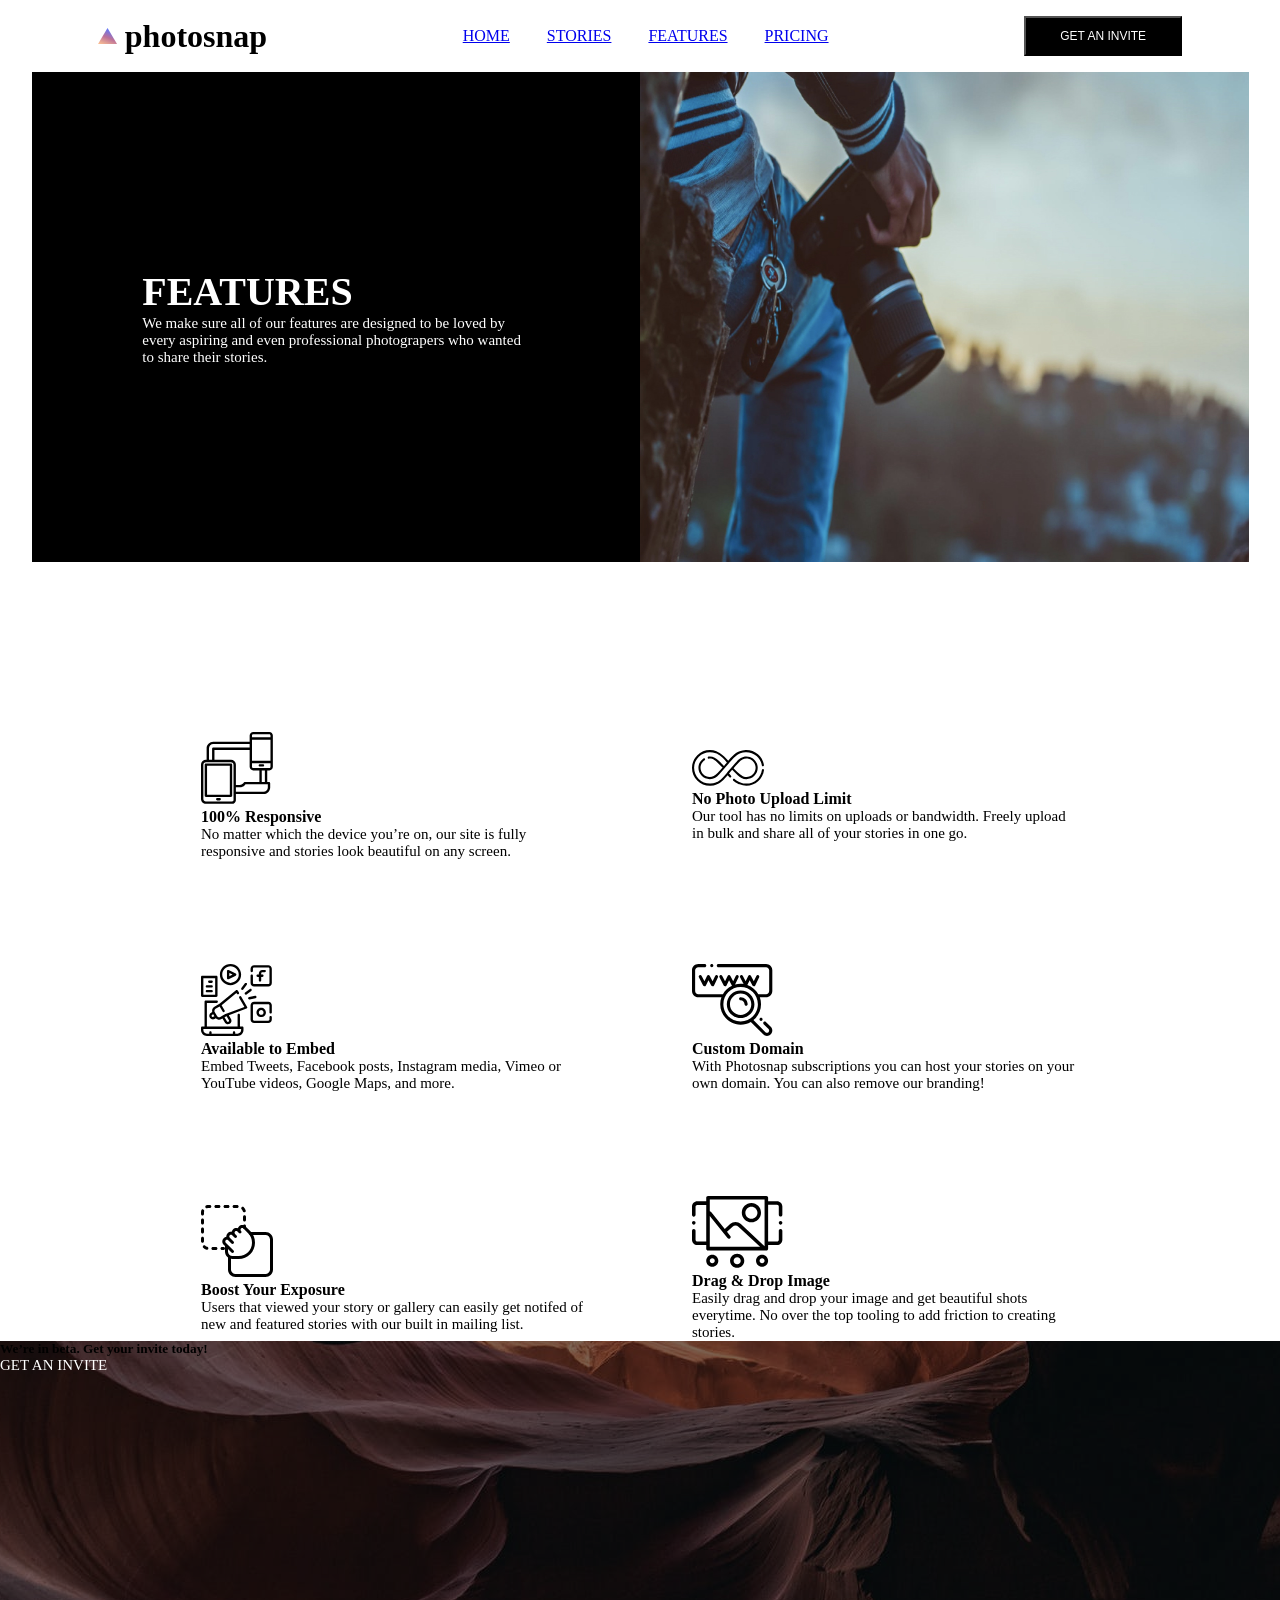
<file: features.html>
<!DOCTYPE html>
<html lang="en">
  <head>
    <meta charset="UTF-8" />
    <meta name="viewport" content="width=device-width, initial-scale=1.0" />
    <title>Document</title>
    <link rel="stylesheet" href="./features.css" />
  </head>
  <body>
    <header>
      <div class="first">
        <svg
          class="svg_triangle"
          width="19"
          height="16"
          viewBox="0 0 19 16"
          fill="none"
          xmlns="http://www.w3.org/2000/svg"
        >
          <path
            fill-rule="evenodd"
            clip-rule="evenodd"
            d="M0 16L9.5 0L19 16H0Z"
            fill="url(#paint0_linear_0_3070)"
          />
          <defs>
            <linearGradient
              id="paint0_linear_0_3070"
              x1="9.5"
              y1="20"
              x2="16.6529"
              y2="3.01176"
              gradientUnits="userSpaceOnUse"
            >
              <stop stop-color="#FFC593" />
              <stop offset="0.519452" stop-color="#BC7198" />
              <stop offset="1" stop-color="#5A77FF" />
            </linearGradient>
          </defs>
        </svg>

        <h1>photosnap</h1>
      </div>

      <nav>
  <ul>
           <li><a href="./home.html">HOME</a></li>
          <li>
            <a href="./stories.html">STORIES</a>
          </li>
          <li>
            <a href="./features.html">FEATURES</a>
          </li>
          <li>
            <a href="./pricing.html">PRICING</a>
          </li>
        </ul>
      </nav>
      <button>GET AN INVITE</button>
    </header>
    <main>
      <div class="parent">
        <div class="black_box">
          <div class="elements">
            <h2>FEATURES</h2>
            <p>
              We make sure all of our features are designed to be loved by every
              aspiring and even professional photograpers who wanted to share
              their stories.
            </p>
          </div>
        </div>
        <img src="./Bitmap.jpg" alt="" />
      </div>
      <div class="shape">
        <div class="box">
          <svg
            width="72"
            height="72"
            viewBox="0 0 72 72"
            fill="none"
            xmlns="http://www.w3.org/2000/svg"
          >
            <g id="001-responsive">
              <path
                id="Shape"
                fill-rule="evenodd"
                clip-rule="evenodd"
                d="M30.0125 31.491C30.6663 31.491 31.1953 32.0206 31.1953 32.6737V63.8688C31.1953 64.522 30.6663 65.0516 30.0125 65.0516H4.87904C4.22587 65.0516 3.69629 64.522 3.69629 63.8688V32.6737C3.69629 32.0206 4.22587 31.491 4.87904 31.491H30.0125ZM6.06179 62.6861H28.8298V33.8565H6.06179V62.6861Z"
                fill="black"
              />
              <path
                id="Path"
                d="M18.636 66.0865H16.2653C15.6115 66.0865 15.0825 66.6161 15.0825 67.2692C15.0825 67.9224 15.6115 68.452 16.2653 68.452H18.636C19.2891 68.452 19.8187 67.9224 19.8187 67.2692C19.8187 66.6161 19.2891 66.0865 18.636 66.0865Z"
                fill="black"
              />
              <path
                id="Shape_2"
                fill-rule="evenodd"
                clip-rule="evenodd"
                d="M68.3295 0.000253475H52.2988C50.3208 0.000253475 48.6408 1.54568 48.6408 3.52367V9.75795H12.2926C8.60225 9.76893 5.61708 12.7645 5.61823 16.4542V27.7949H4.89403C2.16815 27.7949 0.000160656 30.0622 0.000160656 32.791V66.9591C-0.00734704 68.2597 0.506064 69.5094 1.42662 70.4288C2.34661 71.3482 3.59635 71.8611 4.89691 71.8524H30.9827C32.05 71.8616 33.0739 71.4343 33.8183 70.6697C34.561 69.9039 35.0392 68.9319 34.8913 67.8716V62.0947H62.4671C66.1667 62.0884 69.1692 59.0986 69.1911 55.3984V51.1693C69.1738 50.5051 68.6321 49.975 67.9679 49.9715H66.2342V38.4397H68.3295C70.3075 38.4397 71.8523 36.7608 71.8523 34.7829V3.52367C71.8633 2.58579 71.496 1.68371 70.8324 1.02015C70.1694 0.357158 69.2668 -0.0107193 68.3295 0.000253475ZM51.0063 7.68814H69.4868V28.8298H51.0063V7.68814ZM68.3295 2.36576H52.2988C51.6254 2.36576 51.0063 2.85029 51.0063 3.52367V5.32264H69.4868V3.52367C69.4989 3.21355 69.3806 2.91209 69.1611 2.69205C68.9411 2.4726 68.6396 2.35421 68.3295 2.36576ZM7.98373 16.4542C7.98085 14.0703 9.90801 12.1333 12.2926 12.1235H48.6408V15.5239H12.2198C11.5666 15.5239 11.0885 16.1181 11.0885 16.7713V27.7949H7.98373V16.4542ZM30.9827 69.4869C31.421 69.5008 31.8455 69.3333 32.1562 69.0237C32.4415 68.7252 32.5888 68.3215 32.5628 67.9097C32.5628 67.9036 32.5538 67.9016 32.5449 67.8996C32.5359 67.8976 32.527 67.8956 32.527 67.8895V32.791C32.527 31.3657 31.4274 30.1604 29.9986 30.1604H4.89691C3.47161 30.1604 2.36566 31.3657 2.36566 32.7945V66.9557C2.357 67.6308 2.6215 68.2799 3.09853 68.7569C3.57614 69.2334 4.22584 69.4967 4.90096 69.4869H30.9827ZM30.0021 27.7949H13.454V17.8894H48.6408V34.7829C48.6708 36.7909 50.2914 38.4108 52.2988 38.4397H58.3985V49.9715H43.9964C43.6655 49.9744 43.3502 50.1153 43.1267 50.3602L42.0104 51.5539C41.1903 52.4352 40.0393 52.9336 38.8352 52.9284H34.8913V32.7875C34.8913 30.0622 32.7308 27.7949 30.0021 27.7949ZM62.4671 59.7292C64.8609 59.724 66.8048 57.7928 66.8256 55.3984V52.337H44.515L43.7498 53.1536C42.4816 54.5212 40.7 55.2968 38.8352 55.2939H34.8913V59.7292H62.4671ZM63.8687 49.9715H60.764V38.4397H63.8687V49.9715ZM52.2988 36.0742H68.3295C69.0029 36.0742 69.4868 35.4568 69.4868 34.7829V31.1953H51.0063V34.7829C51.0346 35.4845 51.5977 36.047 52.2988 36.0742Z"
                fill="black"
              />
              <path
                id="Path_2"
                d="M61.9467 32.2302H58.8419C58.1888 32.2302 57.6592 32.7598 57.6592 33.413C57.6592 34.0661 58.1888 34.5957 58.8419 34.5957H61.9467C62.6004 34.5957 63.1294 34.0661 63.1294 33.413C63.1294 32.7598 62.6004 32.2302 61.9467 32.2302Z"
                fill="black"
              />
            </g>
          </svg>
          <h4>100% Responsive</h4>
          <p>
            No matter which the device you’re on, our site is fully responsive
            and stories look beautiful on any screen.
          </p>
        </div>
        <div class="box">
          <svg
            width="72"
            height="36"
            viewBox="0 0 72 36"
            fill="none"
            xmlns="http://www.w3.org/2000/svg"
          >
            <g id="002-forever">
              <path
                id="Path"
                d="M71.0869 19.1053C70.5088 19.0263 69.9767 19.431 69.8978 20.0088C69.3881 23.741 67.5412 27.1742 64.6969 29.6758C61.827 32.1999 58.1394 33.59 54.3129 33.59C52.2309 33.59 50.2087 33.19 48.3024 32.4011C48.2708 32.3881 48.2342 32.3753 48.2013 32.3653C48.1789 32.3585 45.9294 31.6558 42.5798 28.9969C42.1229 28.6342 41.4588 28.7107 41.0961 29.1675C40.7336 29.6244 40.8099 30.2885 41.2667 30.6512C44.703 33.3788 47.1172 34.2346 47.5381 34.3706C49.689 35.254 51.9679 35.702 54.3129 35.702C58.653 35.702 62.8361 34.1251 66.0918 31.2618C69.3173 28.425 71.412 24.5301 71.9904 20.2947C72.0692 19.7166 71.6647 19.1842 71.0869 19.1053Z"
                fill="black"
              />
              <path
                id="Shape"
                fill-rule="evenodd"
                clip-rule="evenodd"
                d="M54.3835 29.2094C50.6997 29.2095 47.9123 27.1671 45.671 25.1691C43.2559 23.016 41.2518 20.9119 40.189 19.7539C39.8392 20.1692 38.8537 21.3663 38.0495 22.3433C37.6071 22.8806 37.2196 23.3514 37.0228 23.5889C37.6766 24.3464 38.3422 25.0726 39.007 25.7532C39.4146 26.1705 39.4067 26.839 38.9895 27.2465C38.5722 27.6539 37.9037 27.646 37.4962 27.2289C36.8836 26.6019 36.2713 25.938 35.6678 25.2484C29.3517 32.9358 25.4364 34.1982 24.5636 34.3924C22.6584 35.1678 20.6446 35.6033 18.5768 35.6871C18.5697 35.6875 18.5626 35.6877 18.5555 35.6878H18.5552L17.8638 35.7017L17.8424 35.7019C13.0519 35.7019 8.55483 33.8295 5.17969 30.4296C1.80483 27.03 -0.0344026 22.5187 0.000472352 17.7265C0.0352067 12.972 1.93435 8.50571 5.34788 5.1504C8.76352 1.79326 13.2616 -0.0319129 18.0235 0.0178683C20.242 0.0399464 22.4039 0.464775 24.4491 1.28054C24.546 1.31921 24.6435 1.35746 24.7416 1.39417C25.7143 1.75782 30.6581 3.86256 36.2248 10.7921C42.6958 2.81785 46.7079 1.5234 47.5915 1.32652C49.4968 0.551118 51.5104 0.115603 53.5785 0.0317902C53.5856 0.0313683 53.5928 0.0312277 53.6 0.0310871L54.2914 0.0171652L54.3128 0.0170246C58.5916 0.0170246 62.7296 1.55476 65.9648 4.34687C69.166 7.10959 71.2876 10.9197 71.9392 15.0756C72.0294 15.6517 71.6356 16.192 71.0594 16.2824C70.4831 16.3723 69.9428 15.9788 69.8526 15.4027C69.2785 11.7404 67.4078 8.38182 64.5849 5.94563C61.7357 3.48667 58.0917 2.13146 54.3231 2.12893L53.6535 2.14243C51.8031 2.21865 50.0026 2.61409 48.3022 3.31777C48.2163 3.35335 48.1617 3.37248 48.072 3.38401C47.8595 3.43281 44.0058 4.42056 37.5085 12.5654C37.5062 12.5682 37.5039 12.5711 37.5016 12.5739C37.4995 12.5765 37.4974 12.5791 37.4953 12.5816C37.4953 12.5816 30.1533 21.3266 27.1093 24.5208C25.0291 26.7037 22.0877 29.2094 17.7724 29.2094C11.514 29.2092 6.42253 24.1176 6.42253 17.8594C6.42253 14.0553 8.3145 10.5227 11.4835 8.40924C11.9689 8.08581 12.6245 8.21687 12.948 8.70202C13.2715 9.18732 13.1405 9.84292 12.6552 10.1665C10.075 11.8869 8.53458 14.7625 8.53458 17.859C8.53458 22.9527 12.6788 27.0969 17.7725 27.0969C20.514 27.0969 22.9221 25.8528 25.5806 23.0632C27.3793 21.1759 29.0353 19.361 30.5821 17.5816C29.6036 16.5094 27.5409 14.3206 25.0791 12.1258C21.6162 9.03882 19.4424 8.62117 17.7729 8.62117H17.769C17.4615 8.62117 17.1514 8.63663 16.8469 8.66687C16.2677 8.72396 15.7493 8.30082 15.6917 7.72046C15.634 7.1401 16.0577 6.62302 16.6381 6.56523C17.0115 6.5281 17.3918 6.50926 17.7684 6.50926H17.7722C21.4559 6.50926 24.2432 8.55156 26.4845 10.5496C28.8998 12.7027 30.9031 14.806 31.9664 15.9643C32.5083 15.3208 34.8518 12.4587 34.8518 12.4587C29.3974 5.53487 24.5518 3.57765 24.0021 3.37206C23.8898 3.33001 23.7786 3.28642 23.6674 3.24212C21.865 2.52324 19.9594 2.14904 18.0027 2.12949C17.9498 2.12907 17.8964 2.12879 17.8435 2.12879C13.7089 2.12879 9.80302 3.7329 6.82852 6.65649C3.81802 9.61538 2.14318 13.5522 2.11266 17.7415C2.08172 21.9668 3.70341 25.9442 6.67875 28.9413C9.65185 31.9362 13.6125 33.5867 17.8319 33.5896L18.5017 33.5761C20.352 33.5 22.1526 33.1045 23.853 32.4009C23.9388 32.3653 23.9935 32.3463 24.0832 32.3346C24.2984 32.2853 28.2293 31.2766 34.8478 22.8999C35.0986 22.5826 42.0019 14.3921 45.0459 11.198C47.1262 9.0152 50.0678 6.50954 54.3827 6.50954H54.3828C60.6412 6.50954 65.7327 11.601 65.7327 17.8594C65.7327 24.1155 60.6432 29.207 54.3872 29.2094H54.3835ZM54.3828 8.62159C51.6413 8.62145 49.2333 9.86541 46.5748 12.6551C44.7763 14.5422 43.1198 16.3572 41.5732 18.1361C42.5512 19.2083 44.614 21.3975 47.0762 23.5927C50.5391 26.6798 52.7132 27.0975 54.3827 27.0975H54.3863C59.4782 27.0955 63.6208 22.9514 63.6208 17.8595C63.6208 12.7657 59.4765 8.62159 54.3828 8.62159Z"
                fill="black"
              />
            </g>
          </svg>

          <h4>No Photo Upload Limit</h4>
          <p>
            Our tool has no limits on uploads or bandwidth. Freely upload in
            bulk and share all of your stories in one go.
          </p>

        </div>
          <div class="box">
            <svg
              width="71"
              height="72"
              viewBox="0 0 71 72"
              fill="none"
              xmlns="http://www.w3.org/2000/svg"
            >
              <g id="003-bullhorn">
                <path
                  id="Shape"
                  fill-rule="evenodd"
                  clip-rule="evenodd"
                  d="M38.9508 62.5574H41.3115C41.9634 62.5574 42.4918 63.0858 42.4918 63.7377V66.0983C42.4918 69.3577 39.8495 72 36.5902 72H5.90164C2.64225 72 0 69.3577 0 66.0983V63.7377C0 63.0858 0.528451 62.5574 1.18033 62.5574H3.54098V37.7705C3.54098 37.1186 4.06943 36.5901 4.72131 36.5901H15.722C16.3738 36.5901 16.9023 37.1186 16.9023 37.7705C16.9023 38.4224 16.3738 38.9508 15.722 38.9508H5.90164V62.5574H36.5902V50.9901C36.5902 50.3383 37.1186 49.8098 37.7705 49.8098C38.4224 49.8098 38.9508 50.3383 38.9508 50.9901V62.5574ZM36.5902 69.6393C38.5458 69.6393 40.1311 68.054 40.1311 66.0983V64.918H2.36066V66.0983C2.36066 68.054 3.94601 69.6393 5.90164 69.6393H8.26229V68.459C8.26229 67.8071 8.79075 67.2787 9.44262 67.2787C10.0945 67.2787 10.623 67.8071 10.623 68.459V69.6393H31.8689V68.459C31.8689 67.8071 32.3973 67.2787 33.0492 67.2787C33.7011 67.2787 34.2295 67.8071 34.2295 68.459V69.6393H36.5902Z"
                  fill="black"
                />
                <path
                  id="Path"
                  d="M61.3772 8.2623H63.7379C64.3898 8.2623 64.9182 7.73385 64.9182 7.08197C64.9182 6.43009 64.3898 5.90164 63.7379 5.90164H61.3772C59.4216 5.90164 57.8362 7.48699 57.8362 9.44263V10.623H56.6559C56.004 10.623 55.4756 11.1514 55.4756 11.8033C55.4756 12.4552 56.004 12.9836 56.6559 12.9836H57.8362V16.5246C57.8362 17.1765 58.3647 17.7049 59.0166 17.7049C59.6684 17.7049 60.1969 17.1765 60.1969 16.5246V12.9836H61.3772C62.0291 12.9836 62.5576 12.4552 62.5576 11.8033C62.5576 11.1514 62.0291 10.623 61.3772 10.623H60.1969V9.44263C60.1969 8.79075 60.7253 8.2623 61.3772 8.2623Z"
                  fill="black"
                />
                <path
                  id="Path_2"
                  d="M67.2786 1.18033H53.1147C51.1591 1.18033 49.5737 2.76568 49.5737 4.72131V7.08197C49.5737 7.73384 50.1022 8.2623 50.7541 8.2623C51.4059 8.2623 51.9344 7.73384 51.9344 7.08197V4.72131C51.9344 4.06943 52.4628 3.54098 53.1147 3.54098H67.2786C67.9305 3.54098 68.459 4.06943 68.459 4.72131V18.8852C68.459 19.5371 67.9305 20.0656 67.2786 20.0656H53.1147C52.4628 20.0656 51.9344 19.5371 51.9344 18.8852V11.8033C51.9344 11.1514 51.4059 10.623 50.7541 10.623C50.1022 10.623 49.5737 11.1514 49.5737 11.8033V18.8852C49.5737 20.8409 51.1591 22.4262 53.1147 22.4262H67.2786C69.2343 22.4262 70.8196 20.8409 70.8196 18.8852V4.72131C70.8196 2.76568 69.2343 1.18033 67.2786 1.18033V1.18033Z"
                  fill="black"
                />
                <path
                  id="Shape_2"
                  fill-rule="evenodd"
                  clip-rule="evenodd"
                  d="M60.1969 53.1147C57.5894 53.1147 55.4756 51.0009 55.4756 48.3934C55.4756 45.7859 57.5894 43.6721 60.1969 43.6721C62.8044 43.6721 64.9182 45.7859 64.9182 48.3934C64.9182 51.0009 62.8044 53.1147 60.1969 53.1147ZM60.1969 50.7541C61.5007 50.7541 62.5576 49.6972 62.5576 48.3934C62.5576 47.0897 61.5007 46.0328 60.1969 46.0328C58.8931 46.0328 57.8362 47.0897 57.8362 48.3934C57.8362 49.6972 58.8931 50.7541 60.1969 50.7541Z"
                  fill="black"
                />
                <path
                  id="Path_3"
                  d="M67.2786 37.7705H53.1147C51.1591 37.7705 49.5737 39.3559 49.5737 41.3115V55.4754C49.5737 57.4311 51.1591 59.0164 53.1147 59.0164H67.2786C69.2343 59.0164 70.8196 57.4311 70.8196 55.4754V53.1148C70.8196 52.4629 70.2912 51.9344 69.6393 51.9344C68.9874 51.9344 68.459 52.4629 68.459 53.1148V55.4754C68.459 56.1273 67.9305 56.6558 67.2786 56.6558H53.1147C52.4628 56.6558 51.9344 56.1273 51.9344 55.4754V41.3115C51.9344 40.6596 52.4628 40.1312 53.1147 40.1312H67.2786C67.9305 40.1312 68.459 40.6596 68.459 41.3115V48.3935C68.459 49.0453 68.9874 49.5738 69.6393 49.5738C70.2912 49.5738 70.8196 49.0453 70.8196 48.3935V41.3115C70.8196 39.3559 69.2343 37.7705 67.2786 37.7705Z"
                  fill="black"
                />
                <path
                  id="Shape_3"
                  fill-rule="evenodd"
                  clip-rule="evenodd"
                  d="M27.1476 15.3443C26.9266 15.345 26.7099 15.2836 26.522 15.1672C26.1762 14.9511 25.9665 14.5717 25.9673 14.1639V7.08197C25.9685 6.67288 26.1815 6.29359 26.5302 6.07959C26.8788 5.86559 27.3134 5.84738 27.6788 6.03148L34.7607 9.57246C35.1549 9.77441 35.4029 10.18 35.4029 10.623C35.4029 11.0659 35.1549 11.4715 34.7607 11.6734L27.6788 15.2144C27.5143 15.2987 27.3324 15.3432 27.1476 15.3443ZM31.5857 10.623L28.3279 8.9941V12.2518L31.5857 10.623Z"
                  fill="black"
                />
                <path
                  id="Shape_4"
                  fill-rule="evenodd"
                  clip-rule="evenodd"
                  d="M40.1312 10.623C40.1312 16.4898 35.3751 21.2459 29.5082 21.2459C23.6413 21.2459 18.8853 16.4898 18.8853 10.623C18.8853 4.75606 23.6413 0 29.5082 0C35.3751 0 40.1312 4.75606 40.1312 10.623ZM37.7705 10.623C37.7705 6.05981 34.0713 2.36066 29.5082 2.36066C24.9451 2.36066 21.2459 6.05981 21.2459 10.623C21.2459 15.1861 24.9451 18.8852 29.5082 18.8852C34.0713 18.8852 37.7705 15.1861 37.7705 10.623Z"
                  fill="black"
                />
                <path
                  id="Path_4"
                  d="M41.3113 25.9672C41.6828 25.9672 42.0326 25.7923 42.2555 25.4951L45.7965 20.7738C46.1876 20.2523 46.0819 19.5124 45.5604 19.1213C45.0389 18.7302 44.2991 18.8359 43.908 19.3574L40.367 24.0787C39.9759 24.6002 40.0816 25.34 40.6031 25.7311C40.8074 25.8844 41.0559 25.9672 41.3113 25.9672Z"
                  fill="black"
                />
                <path
                  id="Path_5"
                  d="M43.908 30.2164C44.1309 30.5136 44.4808 30.6885 44.8523 30.6885C45.1077 30.6885 45.3562 30.6057 45.5605 30.4524L50.2818 26.9115C50.8033 26.5203 50.909 25.7805 50.5178 25.259C50.1267 24.7375 49.3869 24.6318 48.8654 25.0229L44.1441 28.5639C43.6226 28.955 43.5169 29.6949 43.908 30.2164Z"
                  fill="black"
                />
                <path
                  id="Path_6"
                  d="M55.4752 32.8131C55.4185 32.4969 55.2354 32.2175 54.9681 32.0393C54.7008 31.8611 54.3724 31.7996 54.0588 31.8689L48.1571 33.0492C47.5053 33.1144 47.0297 33.6957 47.0948 34.3475C47.16 34.9994 47.7413 35.475 48.3932 35.4098H48.6293L54.5309 34.2295C54.8471 34.1728 55.1265 33.9897 55.3047 33.7224C55.4829 33.4551 55.5445 33.1268 55.4752 32.8131Z"
                  fill="black"
                />
                <path
                  id="Shape_5"
                  fill-rule="evenodd"
                  clip-rule="evenodd"
                  d="M15.3443 33.0492H1.18033C0.528451 33.0492 0 32.5207 0 31.8689V12.9836C0 12.3317 0.528451 11.8033 1.18033 11.8033H15.3443C15.9961 11.8033 16.5246 12.3317 16.5246 12.9836V31.8689C16.5246 32.5207 15.9961 33.0492 15.3443 33.0492ZM14.1639 14.1639H2.36066V30.6885H14.1639V14.1639Z"
                  fill="black"
                />
                <path
                  id="Path_7"
                  d="M10.623 16.5246H8.26236C7.61048 16.5246 7.08203 17.053 7.08203 17.7049C7.08203 18.3568 7.61048 18.8853 8.26236 18.8853H10.623C11.2749 18.8853 11.8033 18.3568 11.8033 17.7049C11.8033 17.053 11.2749 16.5246 10.623 16.5246Z"
                  fill="black"
                />
                <path
                  id="Path_8"
                  d="M10.6228 21.2459H5.90152C5.24964 21.2459 4.72119 21.7744 4.72119 22.4262C4.72119 23.0781 5.24964 23.6066 5.90152 23.6066H10.6228C11.2747 23.6066 11.8032 23.0781 11.8032 22.4262C11.8032 21.7744 11.2747 21.2459 10.6228 21.2459Z"
                  fill="black"
                />
                <path
                  id="Path_9"
                  d="M10.6228 25.9672H5.90152C5.24964 25.9672 4.72119 26.4957 4.72119 27.1476C4.72119 27.7994 5.24964 28.3279 5.90152 28.3279H10.6228C11.2747 28.3279 11.8032 27.7994 11.8032 27.1476C11.8032 26.4957 11.2747 25.9672 10.6228 25.9672Z"
                  fill="black"
                />
                <path
                  id="Shape_6"
                  fill-rule="evenodd"
                  clip-rule="evenodd"
                  d="M40.2728 32.6951C40.0619 32.3282 39.6714 32.1017 39.2482 32.1009C38.8251 32.1 38.4336 32.325 38.2213 32.691C38.009 33.0571 38.0081 33.5086 38.219 33.8754L43.4242 42.8813L24.539 49.9633H24.4564H24.3619L21.2931 51.7338L19.2511 52.9141C18.7082 53.228 18.0627 53.3129 17.457 53.1502C16.8546 52.9874 16.3411 52.5928 16.0288 52.0525L13.6682 47.9685C13.0916 46.8593 13.4798 45.4929 14.5534 44.8525L18.6374 42.4918L21.5882 47.6026C21.7999 47.9693 22.1917 48.1945 22.6151 48.1928C23.0376 48.1945 23.4288 47.9702 23.6408 47.6047C23.8528 47.2392 23.8532 46.7882 23.6419 46.4223L20.5967 41.158L35.4098 28.9417L35.8937 29.7797C36.2197 30.3468 36.9437 30.5423 37.5108 30.2164C38.0779 29.8905 38.2735 29.1665 37.9475 28.5994L36.7672 26.5574C36.5921 26.2581 36.2943 26.0509 35.9528 25.9908C35.6094 25.9261 35.2549 26.0169 34.9849 26.2387L18.4603 39.8597L13.4321 42.7633C11.5763 43.8442 10.6839 46.0414 11.2603 48.1102L10.08 48.783C8.83622 49.4972 8.14614 50.8912 8.33231 52.3133C8.51848 53.7354 9.54411 54.9047 10.9298 55.2748C11.2302 55.3543 11.5397 55.394 11.8505 55.3928C12.4714 55.3902 13.0812 55.2276 13.621 54.9207L14.8013 54.2479C15.3683 54.8336 16.0814 55.2574 16.8669 55.4754C17.2702 55.5882 17.6874 55.6439 18.1062 55.6407C18.9359 55.6426 19.7509 55.4225 20.4669 55.0033L21.4937 54.4131L23.8544 58.5089C24.8312 60.1976 26.9899 60.7782 28.6819 59.8072C29.4963 59.338 30.0906 58.5644 30.3342 57.6567C30.5777 56.749 30.4504 55.7817 29.9803 54.9679L27.8321 51.2262L45.537 44.581C45.862 44.4588 46.1167 44.1998 46.2334 43.8728C46.3497 43.5498 46.3195 43.1921 46.1508 42.8931L40.2728 32.6951ZM12.3934 52.8669C12.1219 53.0238 11.7992 53.0663 11.4964 52.9849C11.194 52.9064 10.935 52.7111 10.7764 52.442C10.6194 52.1705 10.577 51.8478 10.6583 51.5449C10.7397 51.2405 10.9395 50.9813 11.2131 50.8249L12.24 50.2348L13.4203 52.2767L12.3934 52.8669ZM28.0446 57.0689C28.1259 56.766 28.0835 56.4433 27.9265 56.1718L25.5777 52.1351H25.4833L23.5239 53.2564L25.8846 57.3521C26.2127 57.9099 26.9287 58.0994 27.4898 57.7771C27.761 57.6235 27.9604 57.3689 28.0446 57.0689Z"
                  fill="black"
                />
              </g>
            </svg>

            <h4>Available to Embed</h4>
            <p>
              Embed Tweets, Facebook posts, Instagram media, Vimeo or YouTube
              videos, Google Maps, and more.
            </p>
          </div>
          <div class="box">
            <svg
              width="81"
              height="72"
              viewBox="0 0 81 72"
              fill="none"
              xmlns="http://www.w3.org/2000/svg"
            >
              <g id="001-www">
                <path
                  id="Shape"
                  fill-rule="evenodd"
                  clip-rule="evenodd"
                  d="M34.8242 40.2353C34.8242 32.6238 41.0166 26.4314 48.6281 26.4314C56.2397 26.4314 62.4321 32.6238 62.4321 40.2353C62.4321 47.8468 56.2397 54.0392 48.6281 54.0392C41.0166 54.0392 34.8242 47.8468 34.8242 40.2353ZM37.9615 40.2353C37.9615 46.1171 42.7464 50.902 48.6281 50.902C54.5099 50.902 59.2948 46.1171 59.2948 40.2353C59.2948 34.3536 54.5099 29.5687 48.6281 29.5687C42.7464 29.5687 37.9615 34.3536 37.9615 40.2353Z"
                  fill="black"
                />
                <path
                  id="Path"
                  d="M48.6282 33.1771C47.7618 33.1771 47.0596 33.8793 47.0596 34.7457C47.0596 35.6121 47.7618 36.3143 48.6282 36.3143C50.79 36.3143 52.5492 38.0735 52.5492 40.2353C52.5492 41.1017 53.2514 41.8039 54.1178 41.8039C54.9842 41.8039 55.6864 41.1017 55.6864 40.2353C55.6864 36.3431 52.5204 33.1771 48.6282 33.1771Z"
                  fill="black"
                />
                <path
                  id="Path_2"
                  d="M9.66958 11.9062C9.2713 11.1372 8.32522 10.8364 7.55561 11.2341C6.786 11.6323 6.48514 12.579 6.88343 13.3486L11.1059 21.5055C11.3791 22.0337 11.9318 22.3566 12.5225 22.3529C13.1169 22.3437 13.6555 21.9994 13.9128 21.4632L16.4692 16.1409L19.2456 21.5055C19.5158 22.0263 20.0532 22.3529 20.6389 22.3529H20.6622C21.2572 22.3437 21.7952 21.9994 22.0532 21.4632L25.9704 13.3064C26.3454 12.5257 26.0164 11.5882 25.2358 11.2132C24.4545 10.8382 23.5176 11.1673 23.1426 11.9485L20.5862 17.2708L17.8093 11.9062C17.536 11.3781 16.9845 11.0539 16.3932 11.0588C15.7983 11.068 15.2597 11.4124 15.0023 11.9485L12.4465 17.2708L9.66958 11.9062Z"
                  fill="black"
                />
                <path
                  id="Path_3"
                  d="M19.763 3.21569C20.176 3.21569 20.5804 3.04779 20.872 2.75613C21.1643 2.46446 21.3316 2.05944 21.3316 1.64706C21.3316 1.23468 21.1643 0.829656 20.872 0.537989C20.5804 0.246322 20.176 0.0784302 19.763 0.0784302C19.3506 0.0784302 18.9462 0.246322 18.6545 0.537989C18.3622 0.829656 18.1943 1.23468 18.1943 1.64706C18.1943 2.05944 18.3622 2.46446 18.6545 2.75613C18.9462 3.04779 19.3506 3.21569 19.763 3.21569Z"
                  fill="black"
                />
                <path
                  id="Shape_2"
                  fill-rule="evenodd"
                  clip-rule="evenodd"
                  d="M80.3137 6.35294V27.0588C80.3137 30.5184 77.4994 33.3333 74.0392 33.3333H67.8168C68.595 35.4902 69.0202 37.8137 69.0202 40.2353C69.0202 46.6422 66.0496 52.367 61.4148 56.1078L73.4522 68.1458C74.3027 68.9963 75.6869 68.9963 76.5374 68.1458C77.3879 67.2947 77.3879 65.9105 76.5374 65.0601L71.6458 60.1679C71.0331 59.5551 71.0331 58.5625 71.6458 57.9498C72.258 57.337 73.2512 57.3376 73.864 57.9498L78.7555 62.8413C80.8297 64.9154 80.8297 68.2898 78.7555 70.364C77.7188 71.4007 76.3566 71.9191 74.9945 71.9191C73.6324 71.9191 72.2702 71.4007 71.2335 70.364L58.7837 57.9142C55.7917 59.6397 52.3229 60.6274 48.6281 60.6274C37.3836 60.6274 28.2359 51.4798 28.2359 40.2353C28.2359 37.8137 28.6612 35.4902 29.4393 33.3333H6.27451C2.81495 33.3333 0 30.519 0 27.0588V6.35294C0 2.89338 2.81495 0.0784302 6.27451 0.0784302H12.7047C13.5711 0.0784302 14.2733 0.780636 14.2733 1.64706C14.2733 2.51348 13.5711 3.21569 12.7047 3.21569H6.27451C4.54473 3.21569 3.13725 4.62316 3.13725 6.35294V27.0588C3.13725 28.7886 4.54473 30.1961 6.27451 30.1961H30.8842C32.9718 26.5208 36.1679 23.5551 40.0147 21.7549C39.9528 21.6771 39.8958 21.5956 39.8493 21.5055L37.0729 16.1415L34.5165 21.4632C34.2592 21.9994 33.7206 22.3437 33.1262 22.3529C32.5331 22.3566 31.9828 22.0337 31.7096 21.5055L27.4871 13.3487C27.0888 12.579 27.3897 11.633 28.1593 11.2347C28.9289 10.8364 29.875 11.1373 30.2733 11.9062L33.0502 17.2708L35.606 11.9485C35.8634 11.4124 36.402 11.068 36.9963 11.0594C37.5913 11.0539 38.1397 11.3781 38.413 11.9062L41.19 17.2708L43.7463 11.9485C44.1207 11.1673 45.0582 10.8382 45.8388 11.2138C46.6201 11.5888 46.9491 12.5257 46.5741 13.3064L43.0637 20.6152C44.8333 20.1127 46.7004 19.8431 48.6287 19.8431C49.6244 19.8431 50.6036 19.9167 51.5613 20.0551L48.0895 13.3487C47.6918 12.579 47.992 11.633 48.7616 11.2347C49.5312 10.8364 50.4779 11.1373 50.8762 11.9062L53.6526 17.2708L56.2089 11.9485C56.4663 11.4124 57.0043 11.068 57.5993 11.0594C58.1918 11.0539 58.7426 11.3781 59.0159 11.9062L61.7929 17.2708L64.3487 11.9485C64.7237 11.1673 65.6611 10.8382 66.4418 11.2138C67.2224 11.5888 67.5515 12.5257 67.1765 13.3064L63.2592 21.4632C63.0018 21.9994 62.4632 22.3437 61.8689 22.3529H61.845C61.2592 22.3529 60.7218 22.027 60.4522 21.5055L57.6752 16.1415L55.3499 20.9828C60.0417 22.6256 63.9553 25.9369 66.3762 30.2028C66.4203 30.1991 66.4645 30.1961 66.5098 30.1961H74.0392C75.769 30.1961 77.1765 28.7886 77.1765 27.0588V6.35294C77.1765 4.62316 75.769 3.21569 74.0392 3.21569H26.3511C25.4853 3.21569 24.7825 2.51348 24.7825 1.64706C24.7825 0.780636 25.4853 0.0784302 26.3511 0.0784302H74.0392C77.4988 0.0784302 80.3137 2.89338 80.3137 6.35294ZM31.3732 40.2353C31.3732 49.7494 39.114 57.4902 48.6281 57.4902C58.1428 57.4902 65.883 49.7494 65.883 40.2353C65.883 30.7212 58.1422 22.9804 48.6281 22.9804C39.114 22.9804 31.3732 30.7212 31.3732 40.2353Z"
                  fill="black"
                />
                <path
                  id="Path_4"
                  d="M67.9244 54.2292C67.6327 54.5208 67.4648 54.9252 67.4648 55.3382C67.4648 55.7506 67.6327 56.155 67.9244 56.4473C68.2179 56.739 68.6211 56.9068 69.0335 56.9068C69.4458 56.9068 69.8509 56.739 70.1425 56.4473C70.436 56.155 70.6021 55.7506 70.6021 55.3382C70.6021 54.9252 70.436 54.5208 70.1425 54.2292C69.8509 53.9375 69.4477 53.7696 69.0335 53.7696C68.6211 53.7696 68.2161 53.9375 67.9244 54.2292Z"
                  fill="black"
                />
              </g>
            </svg>

            <h4>Custom Domain</h4>
            <p>
              With Photosnap subscriptions you can host your stories on your own
              domain. You can also remove our branding!
            </p>
          </div>
          <div class="box">
            <svg
              width="72"
              height="72"
              viewBox="0 0 72 72"
              fill="none"
              xmlns="http://www.w3.org/2000/svg"
            >
              <g id="001-drag">
                <path
                  id="Path"
                  d="M64.5 27H49.5C48.672 27 48 27.672 48 28.5C48 29.328 48.672 30.0001 49.5 30.0001H64.5C66.9811 30.0001 69 32.019 69 34.5001V64.5C69 66.9811 66.9811 69 64.5 69H34.5C32.0189 69 30 66.9811 30 64.5V52.5001C30 51.6721 29.3279 51 28.4999 51C27.6719 51 27 51.672 27 52.5V64.4999C27 68.634 30.366 72 34.5 72H64.4999C68.634 72 72 68.634 72 64.5V34.5C72 30.366 68.634 27 64.5 27Z"
                  fill="black"
                />
                <path
                  id="Path_2"
                  d="M22.5001 42.0001H21C20.172 42.0001 19.5 42.6721 19.5 43.5001C19.5 44.3281 20.172 45 21 45H22.5001C23.3281 45 24.0001 44.328 24.0001 43.5C24.0001 42.672 23.3281 42.0001 22.5001 42.0001Z"
                  fill="black"
                />
                <g id="Group">
                  <path
                    id="Path_3"
                    d="M8.82296 0H7.49996C6.78305 0 6.07501 0.101953 5.39396 0.299953C4.59901 0.533953 4.14296 1.368 4.37401 2.16295C4.56596 2.817 5.16601 3.24 5.81401 3.24C5.95505 3.24 6.09596 3.222 6.23701 3.17995C6.64496 3.06 7.06796 2.99995 7.49996 2.99995H8.82296C9.65391 2.99995 10.323 2.32791 10.323 1.49991C10.323 0.671906 9.65096 0 8.82296 0Z"
                    fill="black"
                  />
                  <path
                    id="Path_4"
                    d="M2.99995 36.171V33.138C2.99995 32.31 2.32791 31.6379 1.49991 31.6379C0.671906 31.6379 0 32.31 0 33.138V36.171C0 36.999 0.672047 37.671 1.50005 37.671C2.32805 37.671 2.99995 36.999 2.99995 36.171Z"
                    fill="black"
                  />
                  <path
                    id="Path_5"
                    d="M1.50005 28.572C2.32805 28.572 3.00009 27.9 3.00009 27.072V24.039C3.00009 23.211 2.32805 22.5389 1.50005 22.5389C0.672047 22.5389 0 23.211 0 24.039V27.072C0 27.9 0.672047 28.572 1.50005 28.572Z"
                    fill="black"
                  />
                  <path
                    id="Path_6"
                    d="M1.50005 10.377C2.32805 10.377 3.00009 9.70496 3.00009 8.87696V7.49996C3.00009 7.08301 3.05705 6.67196 3.16814 6.27596C3.39314 5.47791 2.93119 4.64991 2.13314 4.42491C1.34114 4.18796 0.507094 4.65891 0.282094 5.45991C0.0960469 6.12296 0 6.81005 0 7.49996V8.87696C0 9.70496 0.672047 10.377 1.50005 10.377Z"
                    fill="black"
                  />
                  <path
                    id="Path_7"
                    d="M1.50005 19.476C2.32805 19.476 3.00009 18.804 3.00009 17.976V14.943C3.00009 14.115 2.32805 13.4429 1.50005 13.4429C0.672047 13.4429 0 14.115 0 14.943V17.976C0 18.804 0.672047 19.476 1.50005 19.476Z"
                    fill="black"
                  />
                  <path
                    id="Path_8"
                    d="M6.26982 41.829C5.54377 41.622 4.87187 41.229 4.33187 40.6921C3.74687 40.1071 2.79582 40.1131 2.21082 40.6981C1.62582 41.2861 1.62877 42.2371 2.21687 42.8192C3.11687 43.7162 4.23582 44.3701 5.45082 44.7152C5.58877 44.7542 5.72687 44.7722 5.86187 44.7722C6.51282 44.7722 7.11582 44.3431 7.30187 43.6832C7.52982 42.885 7.06773 42.054 6.26982 41.829Z"
                    fill="black"
                  />
                  <path
                    id="Path_9"
                    d="M43.2571 7.30799C43.3951 7.30799 43.5361 7.28999 43.6772 7.24499C44.4721 7.01099 44.9311 6.18003 44.6971 5.38494C44.3432 4.17289 43.6772 3.05999 42.7741 2.16589C42.1861 1.58385 41.2351 1.58694 40.653 2.17785C40.071 2.7658 40.077 3.71685 40.665 4.29889C41.205 4.83889 41.607 5.50489 41.817 6.22785C42.0092 6.88203 42.6062 7.30799 43.2571 7.30799Z"
                    fill="black"
                  />
                  <path
                    id="Path_10"
                    d="M36.117 0H33.084C32.256 0 31.584 0.672047 31.584 1.50005C31.584 2.32805 32.256 3.00009 33.084 3.00009H36.117C36.945 3.00009 37.6171 2.32805 37.6171 1.50005C37.6171 0.672047 36.945 0 36.117 0Z"
                    fill="black"
                  />
                  <path
                    id="Path_11"
                    d="M14.9369 42.0001H11.9039C11.0759 42.0001 10.4038 42.6721 10.4038 43.5001C10.4038 44.3281 11.0759 45 11.9039 45H14.9369C15.7649 45 16.4369 44.328 16.4369 43.5C16.4369 42.672 15.7649 42.0001 14.9369 42.0001Z"
                    fill="black"
                  />
                  <path
                    id="Path_12"
                    d="M43.5 10.35C42.672 10.35 42 11.022 42 11.85V14.883C42 15.711 42.672 16.3831 43.5 16.3831C44.328 16.3831 45.0001 15.711 45.0001 14.883V11.85C45.0001 11.0189 44.328 10.35 43.5 10.35Z"
                    fill="black"
                  />
                  <path
                    id="Path_13"
                    d="M27.0208 0H23.9878C23.1569 0 22.4878 0.672047 22.4878 1.50005C22.4878 2.32805 23.1598 3.00009 23.9878 3.00009H27.0179C27.8488 3.00009 28.5209 2.32805 28.5209 1.50005C28.5209 0.672047 27.8488 0 27.0208 0Z"
                    fill="black"
                  />
                  <path
                    id="Path_14"
                    d="M17.9217 0H14.8887C14.0607 0 13.3887 0.672047 13.3887 1.50005C13.3887 2.32805 14.0607 3.00009 14.8887 3.00009H17.9217C18.7497 3.00009 19.4218 2.32805 19.4218 1.50005C19.4218 0.672047 18.7497 0 17.9217 0Z"
                    fill="black"
                  />
                </g>
                <path
                  id="Path_15"
                  d="M43.5 19.5001C42.672 19.5001 42 20.1721 42 21.0001V22.5C42 23.328 42.672 24.0001 43.5 24.0001C44.328 24.0001 45.0001 23.328 45.0001 22.5V21C45.0001 20.172 44.328 19.5001 43.5 19.5001Z"
                  fill="black"
                />
                <path
                  id="Shape"
                  fill-rule="evenodd"
                  clip-rule="evenodd"
                  d="M44.5618 21.438L49.2118 26.088C52.2988 29.178 53.9998 33.2849 53.9998 37.6499C53.9998 46.665 46.6648 54 37.6498 54H31.4998C27.3659 54 23.9999 50.634 23.9996 46.5V41.121L22.6556 39.777C21.7707 38.895 21.2847 37.716 21.2847 36.465C21.2847 35.214 21.7707 34.038 22.6556 33.153C23.3876 32.4209 24.3206 31.9619 25.3316 31.824C25.2416 30.519 25.6945 29.184 26.6906 28.188C27.7316 27.1471 29.2256 26.6611 30.6566 26.862C30.8276 25.9741 31.2537 25.125 31.9407 24.4381C33.2007 23.1781 35.1566 22.7551 36.7917 23.325C37.0108 22.635 37.3947 21.984 37.9407 21.438C39.7648 19.6139 42.7377 19.6139 44.5618 21.438ZM31.4998 51H37.6498C45.0118 51 50.9999 45.0119 50.9997 37.6501C50.9997 34.0861 49.6108 30.732 47.0908 28.212L42.4407 23.562C41.7837 22.905 40.7188 22.905 40.0618 23.562C39.7438 23.877 39.5668 24.3 39.5668 24.75C39.5668 25.2 39.7409 25.623 40.0588 25.938C40.3529 26.232 40.4998 26.6159 40.4998 27C40.4998 27.384 40.3527 27.7679 40.0618 28.062C39.4768 28.647 38.5257 28.647 37.9407 28.062L36.4407 26.5619C35.8048 25.9259 34.6978 25.9259 34.0617 26.5619C33.4047 27.2189 33.4047 28.2839 34.0617 28.9409L35.5618 30.4409C35.8529 30.732 35.9998 31.1159 35.9998 31.5C35.9998 31.884 35.8527 32.2679 35.5618 32.562C34.9768 33.147 34.0257 33.147 33.4407 32.562L31.1907 30.312C30.5548 29.6759 29.4478 29.6759 28.8118 30.312C28.1548 30.969 28.1548 32.0339 28.8118 32.6909L32.5618 36.441C32.8529 36.7321 32.9999 37.116 32.9999 37.5C32.9999 37.8841 32.8528 38.268 32.5618 38.562C31.9768 39.147 31.0258 39.147 30.4408 38.562L27.1558 35.277C26.5199 34.641 25.4129 34.641 24.7768 35.277C24.4587 35.595 24.2848 36.018 24.2848 36.465C24.2848 36.9121 24.4589 37.338 24.7768 37.653L32.5618 45.438C32.8529 45.7321 32.9999 46.116 32.9999 46.5C32.9999 46.8841 32.8528 47.268 32.5618 47.562C31.9768 48.147 31.0258 48.147 30.4408 47.562L26.9998 44.1211V46.5C26.9998 48.9811 29.0188 51 31.4998 51Z"
                  fill="black"
                />
              </g>
            </svg>

            <h4>Boost Your Exposure</h4>
            <p>
              Users that viewed your story or gallery can easily get notifed of
              new and featured stories with our built in mailing list.
            </p>
          </div>
          <div class="box">
            <svg
              width="91"
              height="72"
              viewBox="0 0 91 72"
              fill="none"
              xmlns="http://www.w3.org/2000/svg"
            >
              <g id="002-slider">
                <path
                  id="Shape"
                  fill-rule="evenodd"
                  clip-rule="evenodd"
                  d="M76.1241 5.27213H85.0171C87.9641 5.27213 90.3529 7.66097 90.3529 10.6079V18.7402C90.3529 19.6861 89.6415 20.514 88.6978 20.5782C87.6623 20.6488 86.7957 19.8248 86.7957 18.8039V10.6079C86.794 9.6297 85.9954 8.83111 85.0171 8.82933H76.1241V45.4685H85.0171C85.9954 45.4667 86.794 44.6681 86.7957 43.6899V34.8094C86.7957 33.7886 87.6623 32.9646 88.6978 33.035C89.6415 33.0992 90.3529 33.9272 90.3529 34.873V43.6899C90.3529 46.6369 87.9641 49.0257 85.0171 49.0257H76.1241V52.6466C76.1241 53.6289 75.3279 54.4252 74.3455 54.4252H16.0074C15.0251 54.4252 14.2288 53.6289 14.2288 52.6466V49.0894H5.3358C2.38884 49.0894 0 46.7006 0 43.7536V34.9367C0 33.9908 0.71144 33.1629 1.65517 33.0987C2.69067 33.0281 3.5572 33.8521 3.5572 34.873V43.7536C3.55898 44.7318 4.35757 45.5304 5.3358 45.5322H14.2288V8.89301H5.3358C4.35757 8.89478 3.55898 9.69338 3.5572 10.6716V18.8676C3.5572 19.8885 2.69067 20.7125 1.65517 20.6419C0.71144 20.5777 0 19.7498 0 18.8039V10.6716C0 7.72464 2.38884 5.3358 5.3358 5.3358H14.2288V1.7786C14.2288 0.79628 15.0251 0 16.0074 0H74.3455C75.3279 0 76.1241 0.79628 76.1241 1.7786V5.27213ZM69.0097 16.7189C69.0097 22.0148 64.7012 26.3233 59.4053 26.3233C54.1093 26.3233 49.8008 22.0148 49.8008 16.7189C49.8008 11.4229 54.1093 7.1144 59.4053 7.1144C64.7012 7.1144 69.0097 11.4229 69.0097 16.7189ZM45.1765 57.6267C41.2536 57.6267 38.0621 60.8182 38.0621 64.7411C38.0621 68.664 41.2536 71.8555 45.1765 71.8555C49.0994 71.8555 52.2909 68.664 52.2909 64.7411C52.2909 60.8182 49.0994 57.6267 45.1765 57.6267ZM45.1765 68.2983C43.215 68.2983 41.6193 66.7025 41.6193 64.7411C41.6193 62.7796 43.215 61.1839 45.1765 61.1839C47.1379 61.1839 48.7337 62.7796 48.7337 64.7411C48.7337 66.7025 47.1379 68.2983 45.1765 68.2983ZM14.2288 64.7411C14.2288 61.4066 16.9415 58.6938 20.2761 58.6938C23.6106 58.6938 26.3233 61.4066 26.3233 64.7411C26.3233 68.0756 23.6106 70.7883 20.2761 70.7883C16.9415 70.7883 14.2288 68.0756 14.2288 64.7411ZM20.2761 67.2311C18.903 67.2311 17.786 66.1142 17.786 64.7411C17.786 63.368 18.903 62.251 20.2761 62.251C21.6491 62.251 22.7661 63.368 22.7661 64.7411C22.7661 66.1142 21.6491 67.2311 20.2761 67.2311ZM64.0296 64.7411C64.0296 61.4066 66.7424 58.6938 70.0769 58.6938C73.4114 58.6938 76.1241 61.4066 76.1241 64.7411C76.1241 68.0756 73.4114 70.7883 70.0769 70.7883C66.7424 70.7883 64.0296 68.0756 64.0296 64.7411ZM70.0769 67.2311C68.7038 67.2311 67.5868 66.1142 67.5868 64.7411C67.5868 63.368 68.7038 62.251 70.0769 62.251C71.45 62.251 72.5669 63.368 72.5669 64.7411C72.5669 66.1142 71.45 67.2311 70.0769 67.2311ZM59.4053 10.6716C62.7398 10.6716 65.4525 13.3843 65.4525 16.7189C65.4525 20.0534 62.7398 22.7661 59.4053 22.7661C56.0708 22.7661 53.358 20.0534 53.358 16.7189C53.358 13.3843 56.0708 10.6716 59.4053 10.6716ZM90.3529 26.8693C90.3529 25.8893 89.5544 25.0907 88.5743 25.0907C87.5943 25.0907 86.7957 25.8893 86.7957 26.8693C86.7957 27.8493 87.5943 28.6479 88.5743 28.6479C89.5544 28.6479 90.3529 27.8493 90.3529 26.8693ZM1.7786 28.6479C0.798592 28.6479 0 27.8511 0 26.8693C0 25.8893 0.798592 25.0907 1.7786 25.0907C2.75861 25.0907 3.5572 25.8893 3.5572 26.8693C3.5572 27.8511 2.75861 28.6479 1.7786 28.6479ZM72.5669 3.5572V50.1871L48.8713 28.0368C45.8518 25.2142 41.1214 25.2143 38.1021 28.0368L32.7839 33.0082L19.7804 16.7539C19.2454 16.0851 18.5572 15.5832 17.7858 15.2785V3.5572H72.5669ZM35.5011 42.0986L17.786 19.955V50.868H68.0861L46.4423 30.6353C44.7852 29.0862 42.1886 29.0862 40.5315 30.6353L35.0128 35.794L38.2787 39.8764C39.7589 41.7265 36.9812 43.9487 35.5011 42.0986Z"
                  fill="black"
                />
              </g>
            </svg>

            <h4>Drag & Drop Image</h4>
            <p>
              Easily drag and drop your image and get beautiful shots everytime.
              No over the top tooling to add friction to creating stories.
            </p>
          </div>
        </div>
      </div>

      <div class="background">
        <h5>We’re in beta.
Get your invite today!</h5>
        <div class="invite">
          <p>GET AN INVITE</p>
        </div>
      </div>
    </main>
    <footer></footer>
  </body>
</html>
</file>
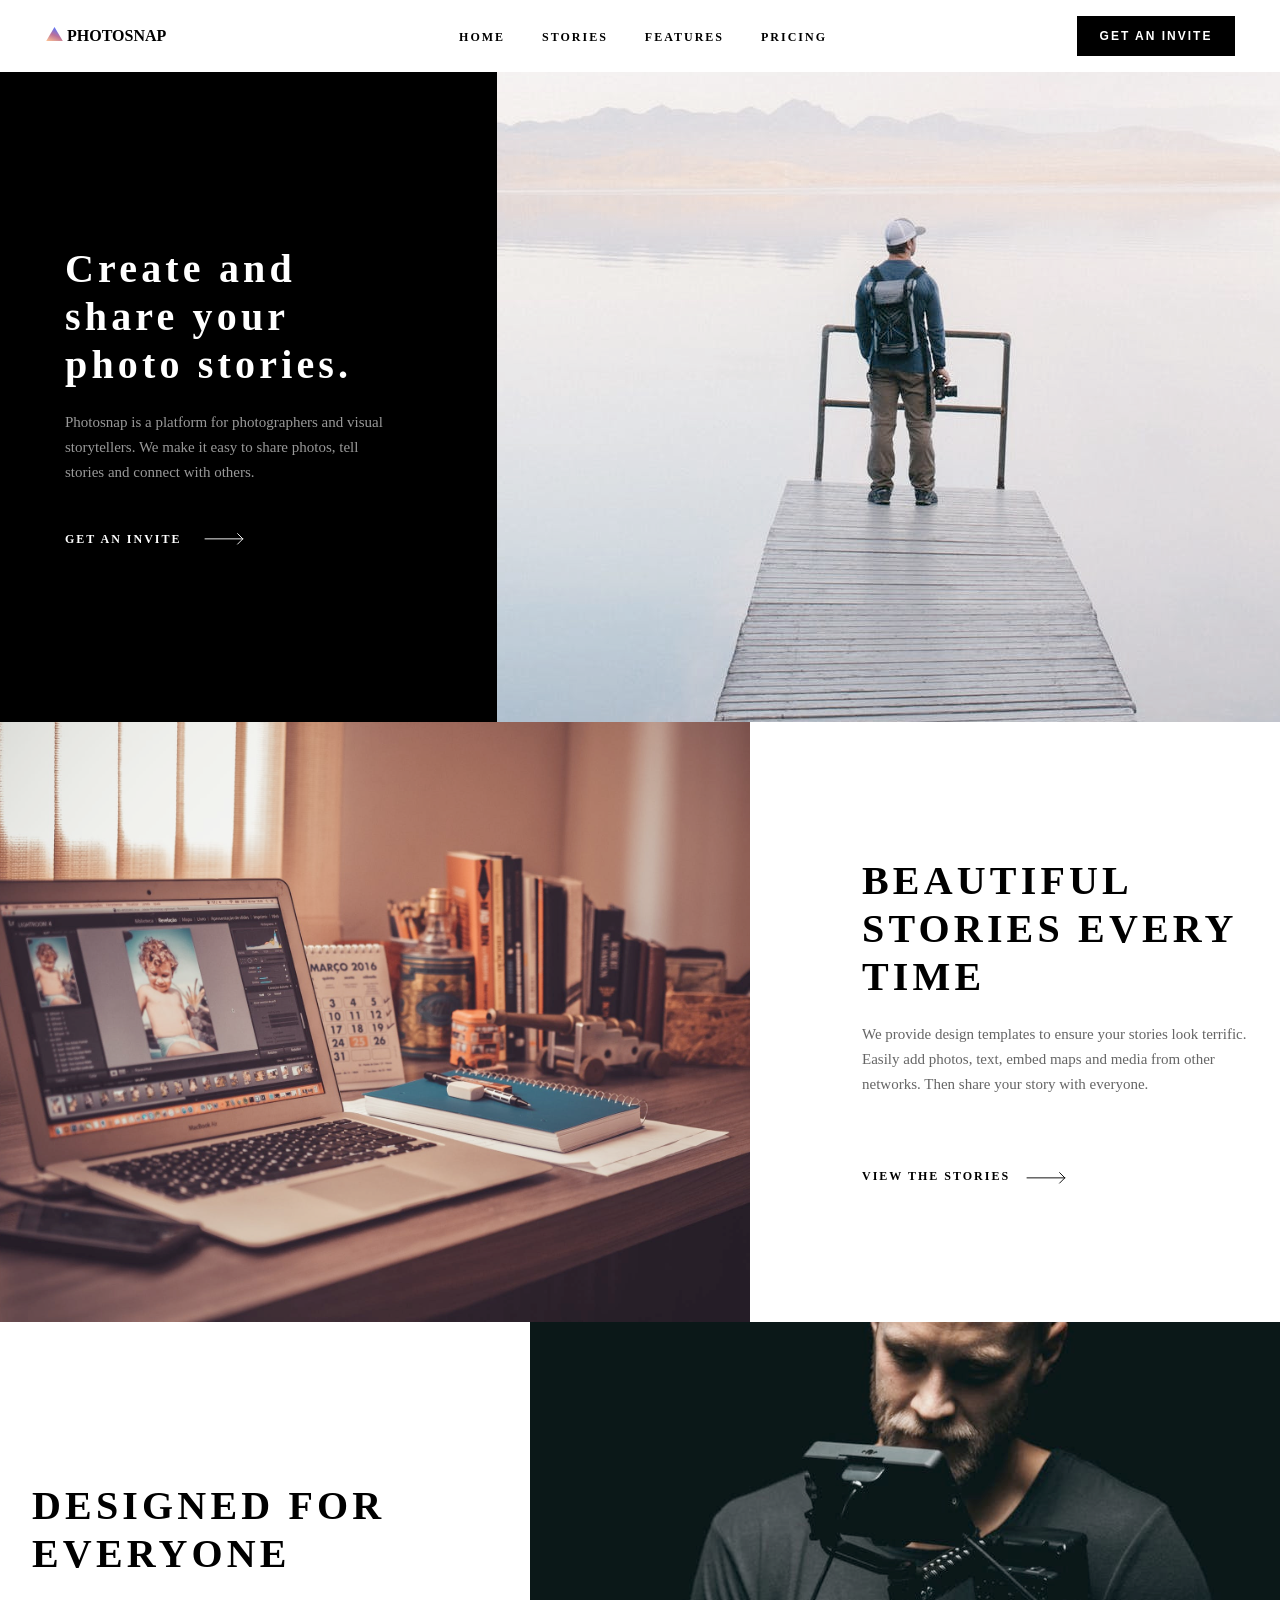
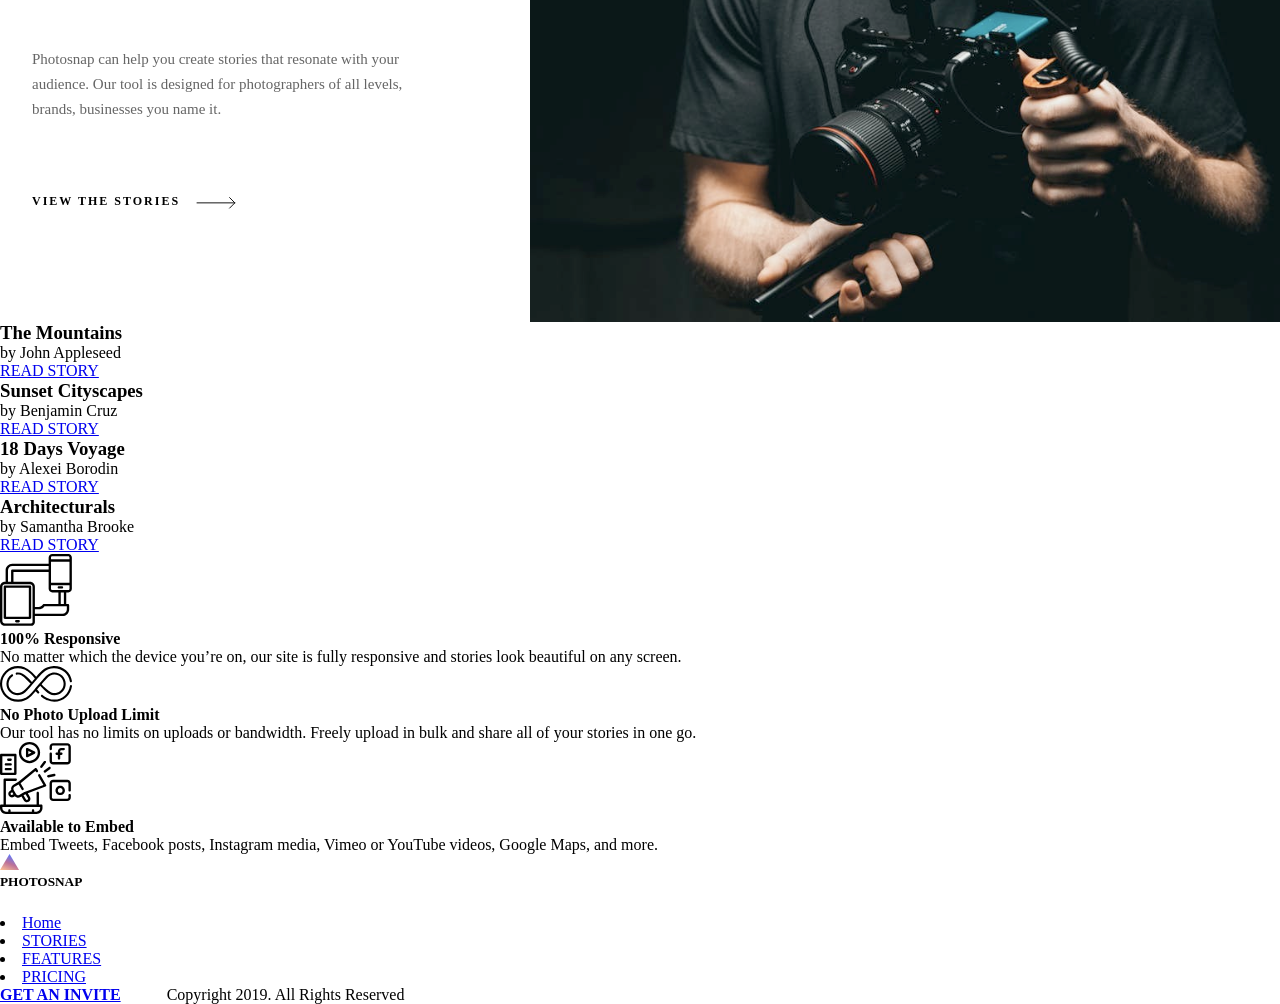
<file: home.html>
<!doctype html>
<html lang="en">
  <head>
    <meta charset="UTF-8" />
    <meta name="viewport" content="width=device-width, initial-scale=1.0" />
    <title>Document</title>
    <link rel="stylesheet" href="home.css" />
  </head>
  <body>
    <header>
      <div>
        <img src="./image/Path 2.svg" alt="" />
        <h1>PHOTOSNAP</h1>
      </div>
      <nav>
        <ul>
          <li><a href="./home.html">HOME</a></li>
          <li>
            <a href="./stories.html">STORIES</a>
          </li>
          <li>
            <a href="./features.html">FEATURES</a>
          </li>
          <li>
            <a href="./pricing.html">PRICING</a>
          </li>
        </ul>
      </nav>
      <button>GET AN INVITE</button>
    </header>
    <section class="first">
      <div>
        <h2>Create and share your photo stories.</h2>
        <p>
          Photosnap is a platform for photographers and visual storytellers. We
          make it easy to share photos, tell stories and connect with others.
        </p>
        <span>
          <a href="#">GET AN INVITE</a>
          <img src="./image/Group 6.svg" alt="" />
        </span>
      </div>
      <img src="./image/Bitmap.svg" alt="" />
    </section>
    <section class="second">
      <img src="./image/Bitmap (1).svg" alt="" />
      <div>
        <h2>BEAUTIFUL STORIES EVERY TIME</h2>
        <p>
          We provide design templates to ensure your stories look terrific.
          Easily add photos, text, embed maps and media from other networks.
          Then share your story with everyone.
        </p>
        <span>
          <a href="#">VIEW THE STORIES</a>
          <img src="./image/Group 6 (1).svg" alt="" />
        </span>
      </div>
    </section>
    <section class="therd">
      <div>
        <h2>DESIGNED FOR EVERYONE</h2>
        <p>
          Photosnap can help you create stories that resonate with your
          audience. Our tool is designed for photographers of all levels,
          brands, businesses you name it.
        </p>
        <span
          ><a href="#">VIEW THE STORIES</a
          ><img src="./image/Group 6 (1).svg" alt=""
        /></span>
      </div>
      <img src="./image/Bitmap (2).svg" alt="" />
    </section>
    <section class="fourth">
      <div class="first">
        <h3>The Mountains</h3>
        <p>by John Appleseed</p>
        <span
          ><a href="#">READ STORY</a><img src="./image/Group 6.svg" alt=""
        /></span>
      </div>
      <div class="second">
        <h3>Sunset Cityscapes</h3>
        <p>by Benjamin Cruz</p>
        <span
          ><a href="#">READ STORY</a><img src="./image/Group 6.svg" alt=""
        /></span>
      </div>
      <div class="therd">
        <h3>18 Days Voyage</h3>
        <p>by Alexei Borodin</p>
        <span
          ><a href="#">READ STORY</a><img src="./image/Group 6.svg" alt=""
        /></span>
      </div>
      <div class="fourth">
        <h3>Architecturals</h3>
        <p>by Samantha Brooke</p>
        <span
          ><a href="#">READ STORY</a><img src="./image/Group 6.svg" alt=""
        /></span>
      </div>
    </section>
    <section class="fifth">
      <div>
        <img src="./image/001-responsive.svg" alt="" />
        <h4>100% Responsive</h4>
        <p>
          No matter which the device you’re on, our site is fully responsive and
          stories look beautiful on any screen.
        </p>
      </div>
      <div>
        <img src="./image/002-forever.svg" alt="" />
        <h4>No Photo Upload Limit</h4>
        <p>
          Our tool has no limits on uploads or bandwidth. Freely upload in bulk
          and share all of your stories in one go.
        </p>
      </div>
      <div>
        <img src="./image/003-bullhorn.svg" alt="" />
        <h4>Available to Embed</h4>
        <p>
          Embed Tweets, Facebook posts, Instagram media, Vimeo or YouTube
          videos, Google Maps, and more.
        </p>
      </div>
    </section>
    <footer>
      <div>
        <div class="foot_child">
          <img src="./image/Path 2.svg" alt="" />
          <h5>PHOTOSNAP</h5>
        </div>
        <img src="./image/Group 12.svg" alt="" />
      </div>
      <nav>
        <li><a href="#">Home</a></li>
        <li><a href="#">STORIES</a></li>
        <li><a href="#">FEATURES</a></li>
        <li><a href="#">PRICING</a></li>
      </nav>
      <div>
        <b
          ><a href="#">GET AN INVITE</a><img src="./image/Group 6.svg" alt=""
        /></b>
        <span>Copyright 2019. All Rights Reserved</span>
      </div>
    </footer>
  </body>
</html>
</file>
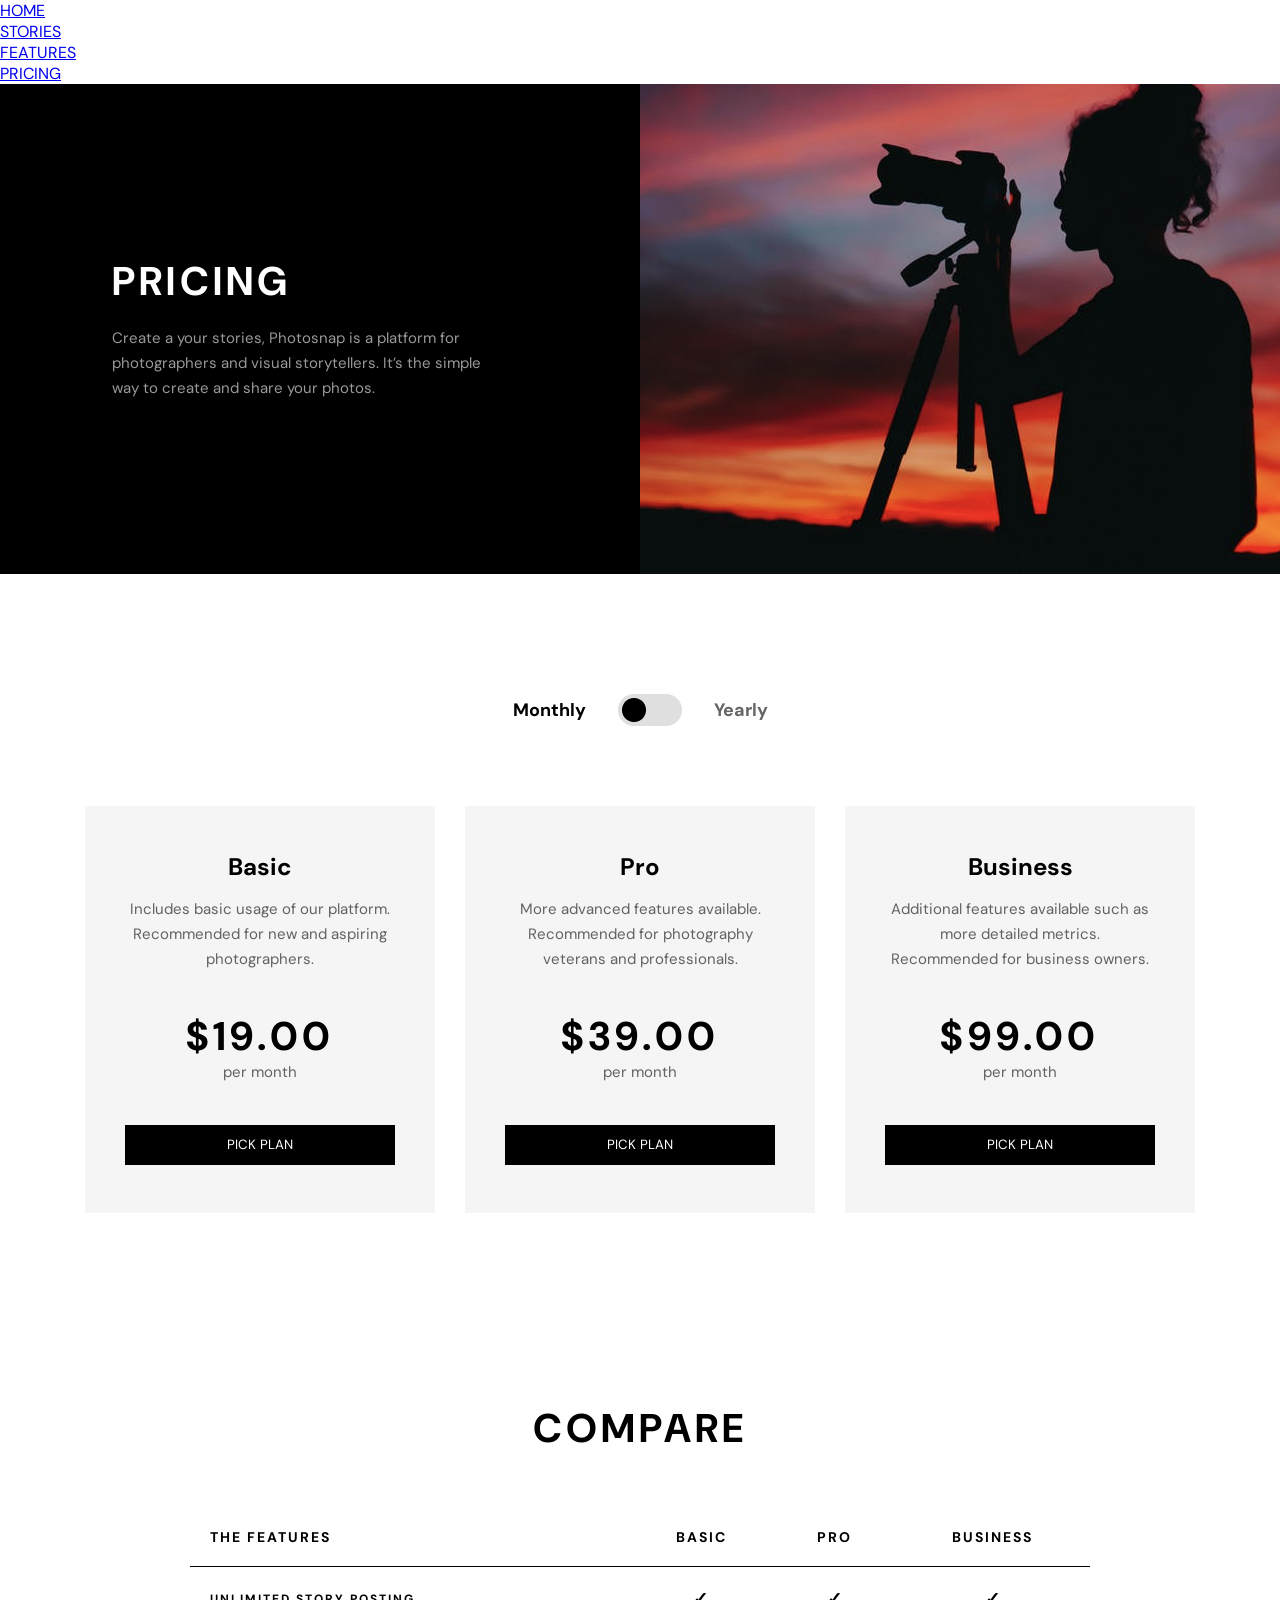
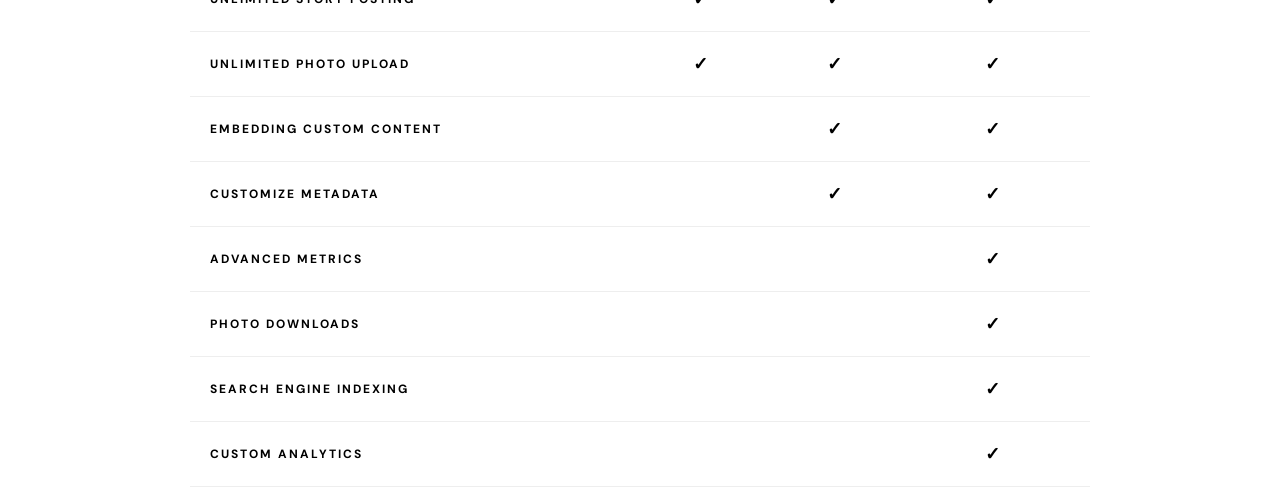
<file: pricing.html>
<!doctype html>
<html lang="en">
  <head>
    <meta charset="UTF-8" />
    <meta name="viewport" content="width=device-width, initial-scale=1.0" />
    <title>Document</title>
    <link rel="stylesheet" href="./pricing.css" />
  </head>
  <body>
    <header>
        <ul>
           <li><a href="./home.html">HOME</a></li>
          <li>
            <a href="./stories.html">STORIES</a>
          </li>
          <li>
            <a href="./features.html">FEATURES</a>
          </li>
          <li>
            <a href="./pricing.html">PRICING</a>
          </li>
        </ul>
    </header>
    <main>
      <section class="first">
        <div class="card">
          <div class="texts">
            <h2>PRICING</h2>
            <p>
              Create a your stories, Photosnap is a platform for photographers
              and visual storytellers. It’s the simple way to create and share
              your photos.
            </p>
          </div>
          <div class="image">
            <img src="./Bitmap.png" alt="" />
          </div>
        </div>
      </section>
      <section class="second">
        <div class="name">
          <p class="mnth">Monthly</p>
          <img src="./Group 9.png" alt="" />
          <p class="yr">Yearly</p>
        </div>
        <div class="packs">
          <div class="pack">
            <h2>Basic</h2>
            <p class="inf">
              Includes basic usage of our platform. Recommended for new and
              aspiring photographers.
            </p>
            <p class="price">$19.00</p>
            <span>per month</span>
            <button class="btn">PICK PLAN</button>
          </div>
          <div class="pack">
            <h2>Pro</h2>
            <p class="inf">
              More advanced features available. Recommended for photography
              veterans and professionals.
            </p>
            <p class="price">$39.00</p>
            <span>per month</span>
            <button class="btn">PICK PLAN</button>
          </div>
          <div class="pack">
            <h2>Business</h2>
            <p class="inf">
              Additional features available such as more detailed metrics.
              Recommended for business owners.
            </p>
            <p class="price">$99.00</p>
            <span>per month</span>
            <button class="btn">PICK PLAN</button>
          </div>
        </div>
      </section>
      <section class="third">
        <h3>COMPARE</h3>
        <div class="box">
          <table>
            <thead>
              <tr>
                <th class="features">THE FEATURES</th>
                <th>BASIC</th>
                <th>PRO</th>
                <th>BUSINESS</th>
              </tr>
            </thead>
            <tbody>
              <tr>
                <td class="nms">UNLIMITED STORY POSTING</td>
                <td>✓</td>
                <td>✓</td>
                <td>✓</td>
              </tr>
              <tr>
                <td class="nms">UNLIMITED PHOTO UPLOAD</td>
                <td>✓</td>
                <td>✓</td>
                <td>✓</td>
              </tr>
              <tr>
                <td class="nms">EMBEDDING CUSTOM CONTENT</td>
                <td></td>
                <td>✓</td>
                <td>✓</td>
              </tr>
              <tr>
                <td class="nms">CUSTOMIZE METADATA</td>
                <td></td>
                <td>✓</td>
                <td>✓</td>
              </tr>
              <tr>
                <td class="nms">ADVANCED METRICS</td>
                <td></td>
                <td></td>
                <td>✓</td>
              </tr>
              <tr>
                <td class="nms">PHOTO DOWNLOADS</td>
                <td></td>
                <td></td>
                <td>✓</td>
              </tr>
              <tr>
                <td class="nms">SEARCH ENGINE INDEXING</td>
                <td></td>
                <td></td>
                <td>✓</td>
              </tr>
              <tr>
                <td class="nms">CUSTOM ANALYTICS</td>
                <td></td>
                <td></td>
                <td>✓</td>
              </tr>
            </tbody>
          </table>
        </div>
      </section>
    </main>
    <footer></footer>
  </body>
</html>
</file>
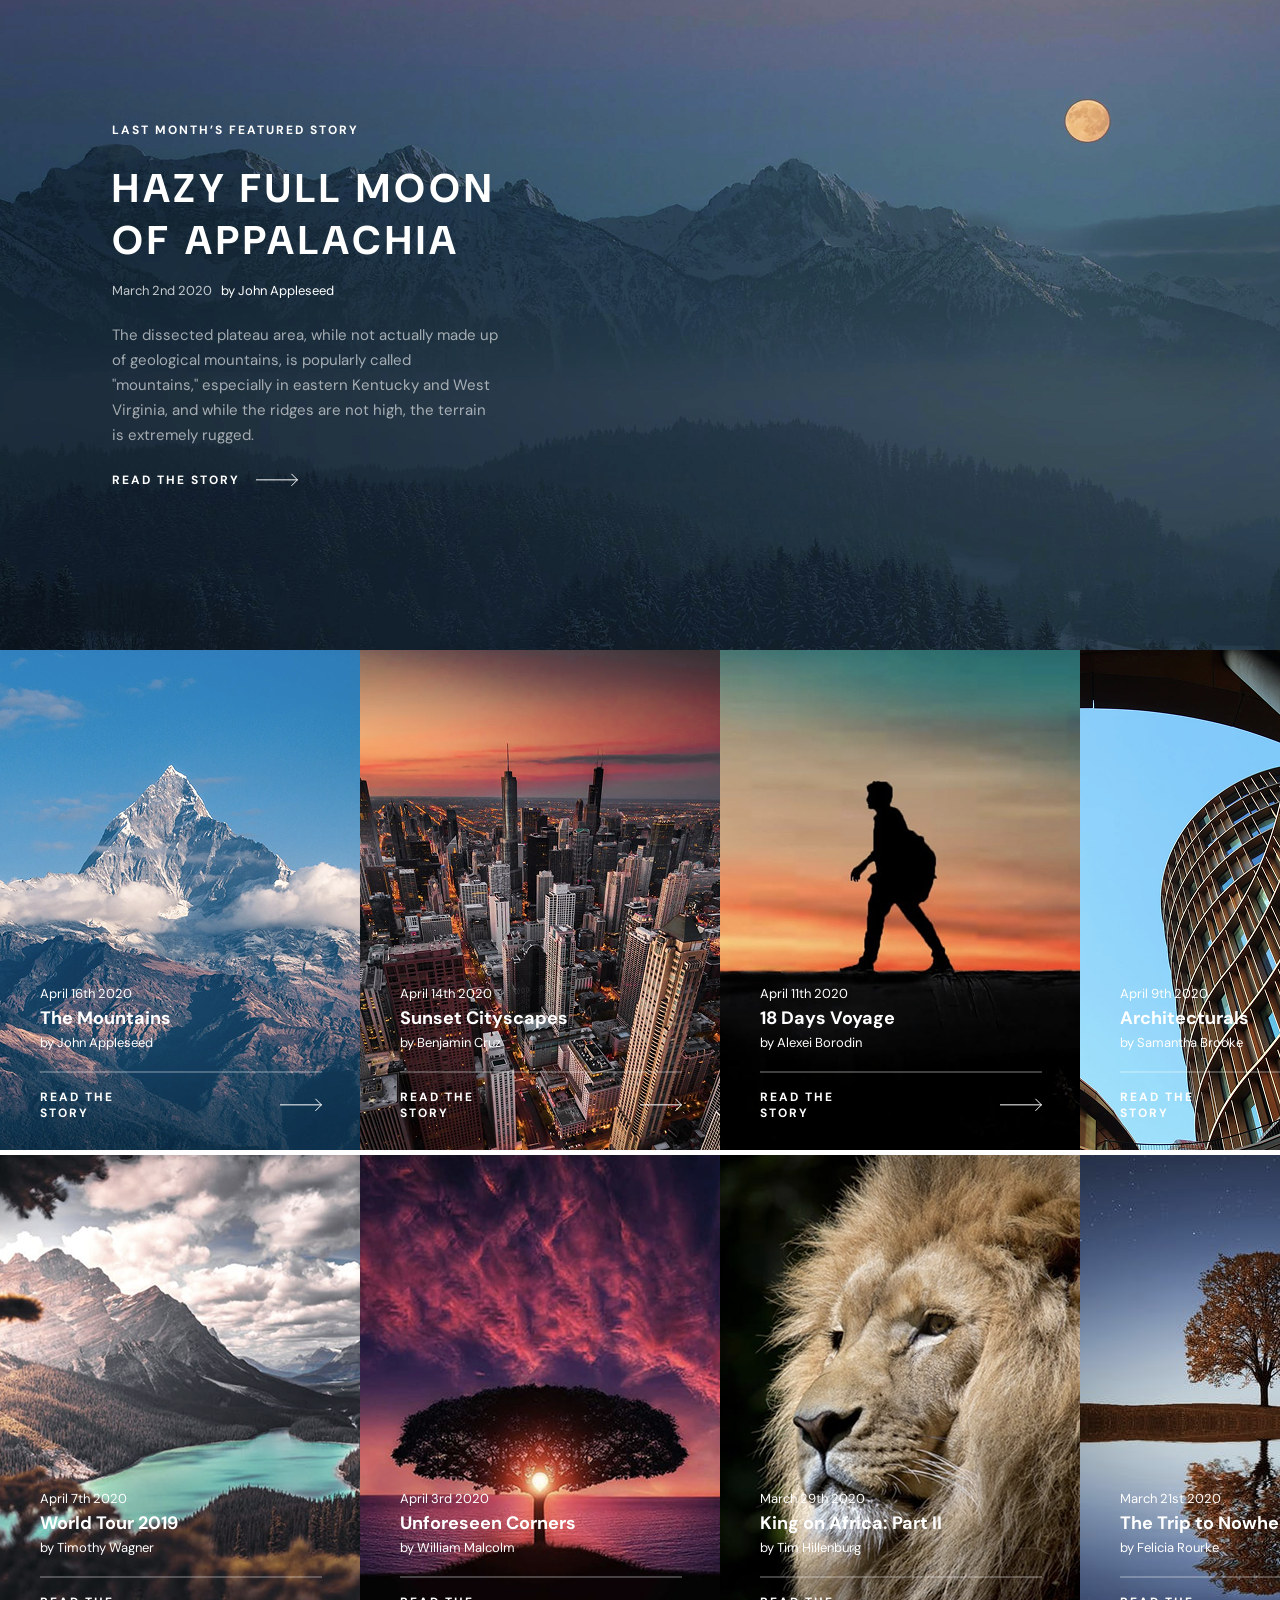
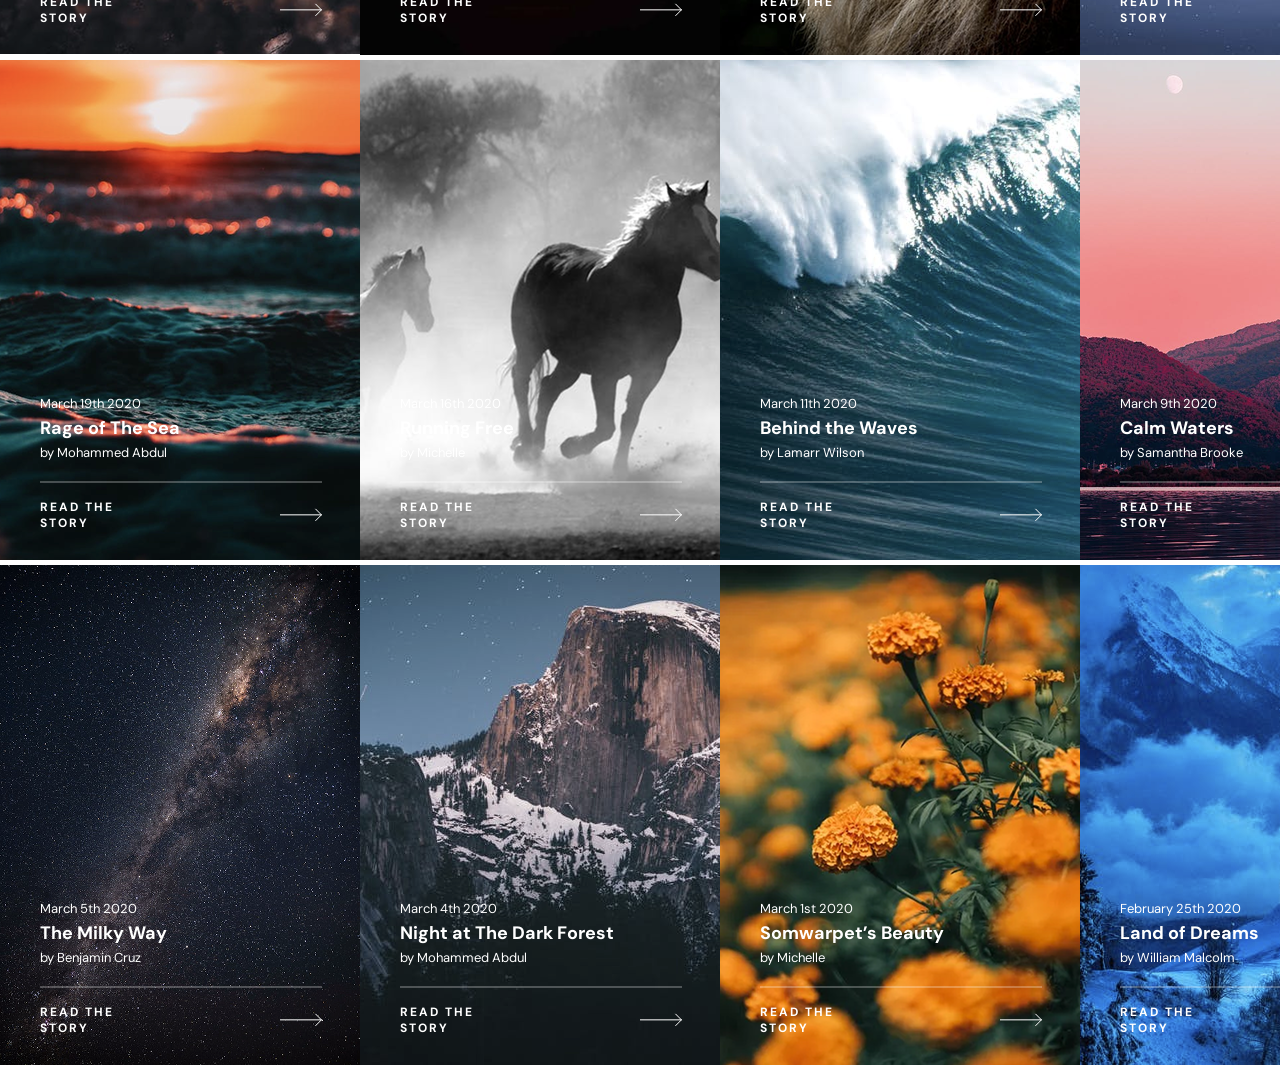
<file: stories.html>
<!doctype html>
<html lang="en">
  <head>
    <meta charset="UTF-8" />
    <meta name="viewport" content="width=device-width, initial-scale=1.0" />
    <title>Document</title>
    <link rel="stylesheet" href="./stories_style.css" />
  </head>
  <body>
    <main>
      <section class="first">
        <div class="text">
          <h1>LAST MONTH’S FEATURED STORY</h1>
          <h2>HAZY FULL MOON OF APPALACHIA</h2>
          <div class="date">
            <p class="date">March 2nd 2020</p>
            <p class="name">by John Appleseed</p>
          </div>
          <p class="text">
            The dissected plateau area, while not actually made up of geological
            mountains, is popularly called "mountains," especially in eastern
            Kentucky and West Virginia, and while the ridges are not high, the
            terrain is extremely rugged.
          </p>
          <div class="arrow">
            <p>READ THE STORY</p>
            <img src="./images/Group 6.svg" alt="" />
          </div>
        </div>
      </section>
      <section class="second">
        <div class="card">
          <img src="./images_section_2/Bitmap(first).png" alt="" />
          <div class="card_text">
            <p>April 16th 2020</p>
            <h3>The Mountains</h3>
            <p>by John Appleseed</p>
            <div class="line"></div>
            <div class="card_arrow">
              <p>READ THE STORY</p>
              <img src="./images/Group 6.svg" alt="" />
            </div>
          </div>
        </div>
        <div class="card">
          <img src="./images_section_2/Bitmap.png" alt="" />
          <div class="card_text">
            <p>April 14th 2020</p>
            <h3>Sunset Cityscapes</h3>
            <p>by Benjamin Cruz</p>
            <div class="line"></div>
            <div class="card_arrow">
              <p>READ THE STORY</p>
              <img src="./images/Group 6.svg" alt="" />
            </div>
          </div>
        </div>
        <div class="card">
          <img src="./images_section_2/Bitmap (1).png" alt="" />
          <div class="card_text">
            <p>April 11th 2020</p>
            <h3>18 Days Voyage</h3>
            <p>by Alexei Borodin</p>
            <div class="line"></div>
            <div class="card_arrow">
              <p>READ THE STORY</p>
              <img src="./images/Group 6.svg" alt="" />
            </div>
          </div>
        </div>
        <div class="card">
          <img src="./images_section_2/Bitmap (2).png" alt="" />
          <div class="card_text">
            <p>April 9th 2020</p>
            <h3>Architecturals</h3>
            <p>by Samantha Brooke</p>
            <div class="line"></div>
            <div class="card_arrow">
              <p>READ THE STORY</p>
              <img src="./images/Group 6.svg" alt="" />
            </div>
          </div>
        </div>
        <div class="card">
          <img src="./images_section_2/Bitmap (3).png" alt="" />
          <div class="card_text">
            <p>April 7th 2020</p>
            <h3>World Tour 2019</h3>
            <p>by Timothy Wagner</p>
            <div class="line"></div>
            <div class="card_arrow">
              <p>READ THE STORY</p>
              <img src="./images/Group 6.svg" alt="" />
            </div>
          </div>
        </div>
        <div class="card">
          <img src="./images_section_2/Bitmap (14).png" alt="" />
          <div class="card_text">
            <p>April 3rd 2020</p>
            <h3>Unforeseen Corners</h3>
            <p>by William Malcolm</p>
            <div class="line"></div>
            <div class="card_arrow">
              <p>READ THE STORY</p>
              <img src="./images/Group 6.svg" alt="" />
            </div>
          </div>
        </div>
        <div class="card">
          <img src="./images_section_2/Bitmap (4).png" alt="" />
          <div class="card_text">
            <p>March 29th 2020</p>
            <h3>King on Africa: Part II</h3>
            <p>by Tim Hillenburg</p>
            <div class="line"></div>
            <div class="card_arrow">
              <p>READ THE STORY</p>
              <img src="./images/Group 6.svg" alt="" />
            </div>
          </div>
        </div>
        <div class="card">
          <img src="./images_section_2/Bitmap (5).png" alt="" />
          <div class="card_text">
            <p>March 21st 2020</p>
            <h3>The Trip to Nowhere</h3>
            <p>by Felicia Rourke</p>
            <div class="line"></div>
            <div class="card_arrow">
              <p>READ THE STORY</p>
              <img src="./images/Group 6.svg" alt="" />
            </div>
          </div>
        </div>
        <div class="card">
          <img src="./images_section_2/Bitmap (6).png" alt="" />
          <div class="card_text">
            <p>March 19th 2020</p>
            <h3>Rage of The Sea</h3>
            <p>by Mohammed Abdul</p>
            <div class="line"></div>
            <div class="card_arrow">
              <p>READ THE STORY</p>
              <img src="./images/Group 6.svg" alt="" />
            </div>
          </div>
        </div>
        <div class="card">
          <img src="./images_section_2/Bitmap (7).png" alt="" />
          <div class="card_text">
            <p>March 16th 2020</p>
            <h3>Running Free</h3>
            <p>by Michelle</p>
            <div class="line"></div>
            <div class="card_arrow">
              <p>READ THE STORY</p>
              <img src="./images/Group 6.svg" alt="" />
            </div>
          </div>
        </div>
        <div class="card">
          <img src="./images_section_2/Bitmap (8).png" alt="" />
          <div class="card_text">
            <p>March 11th 2020</p>
            <h3>Behind the Waves</h3>
            <p>by Lamarr Wilson</p>
            <div class="line"></div>
            <div class="card_arrow">
              <p>READ THE STORY</p>
              <img src="./images/Group 6.svg" alt="" />
            </div>
          </div>
        </div>
        <div class="card">
          <img src="./images_section_2/Bitmap (9).png" alt="" />
          <div class="card_text">
            <p>March 9th 2020</p>
            <h3>Calm Waters</h3>
            <p>by Samantha Brooke</p>
            <div class="line"></div>
            <div class="card_arrow">
              <p>READ THE STORY</p>
              <img src="./images/Group 6.svg" alt="" />
            </div>
          </div>
        </div>
        <div class="card">
          <img src="./images_section_2/Bitmap (10).png" alt="" />
          <div class="card_text">
            <p>March 5th 2020</p>
            <h3>The Milky Way</h3>
            <p>by Benjamin Cruz</p>
            <div class="line"></div>
            <div class="card_arrow">
              <p>READ THE STORY</p>
              <img src="./images/Group 6.svg" alt="" />
            </div>
          </div>
        </div>
        <div class="card">
          <img src="./images_section_2/Bitmap (11).png" alt="" />
          <div class="card_text">
            <p>March 4th 2020</p>
            <h3>Night at The Dark Forest</h3>
            <p>by Mohammed Abdul</p>
            <div class="line"></div>
            <div class="card_arrow">
              <p>READ THE STORY</p>
              <img src="./images/Group 6.svg" alt="" />
            </div>
          </div>
        </div>
        <div class="card">
          <img src="./images_section_2/Bitmap (12).png" alt="" />
          <div class="card_text">
            <p>March 1st 2020</p>
            <h3>Somwarpet’s Beauty</h3>
            <p>by Michelle</p>
            <div class="line"></div>
            <div class="card_arrow">
              <p>READ THE STORY</p>
              <img src="./images/Group 6.svg" alt="" />
            </div>
          </div>
        </div>
        <div class="card">
          <img src="./images_section_2/Bitmap (13).png" alt="" />
          <div class="card_text">
            <p>February 25th 2020</p>
            <h3>Land of Dreams</h3>
            <p>by William Malcolm</p>
            <div class="line"></div>
            <div class="card_arrow">
              <p>READ THE STORY</p>
              <img src="./images/Group 6.svg" alt="" />
            </div>
          </div>
        </div>
      </section>
    </main>
  </body>
</html>
</file>
<file: features.css>
* {
  margin: 0;
  padding: 0;
  box-sizing: border-box;
}

header {
  display: flex;
  height: 72px;
  background-color: #ffffff;
  justify-content: space-around;
  align-items: center;
}
header ul {
  list-style: none;
  display: flex;
  color: #000000;
  gap: 37px;
}

h1 {
  color: #000000;
}

.first {
  display: flex;
  align-items: center;
  gap: 8px;
  align-items: center;
}

button {
  background-color: #000000;
  color: #ffffff;
  width: 158px;
  height: 40px;
  font-size: 12px;
}

.black_box {
  background-color: #000000;
  width: 50%;
  height: 490px;
  display: flex;
  justify-content: center;
}

h2 {
  color: #ffffff;
  font-size: 40px;
}

p {
  color: #ffffff;
  font-size: 15px;
  width: 387px;
}

.elements {
  justify-content: center;
  display: flex;
  flex-direction: column;
}

img {
  width: 50%;
}

.parent {
  display: flex;
  height: 490px;
}

.shape {
  display: flex;
  width: 1110px;
  flex-wrap: wrap;
  align-items: center;
  justify-content: center;
  margin-top: 170px;
  gap: 104px;
}
.shape p {
  color: #000000;
  font-size: 15px;
}

main {
  display: flex;
  flex-direction: column;
  align-items: center;
}

div.background {
  background-image: url(./image.png);
  width: 100%;
  height: 280px;
}/*# sourceMappingURL=features.css.map */
</file>
<file: home.css>
* {
  margin: 0;
  padding: 0;
  box-sizing: border-box;
}

header {
  width: 100%;
  height: 72px;
  align-items: center;
  display: flex;
  justify-content: center;
  gap: 250px;
}
header div {
  display: flex;
  gap: 3px;
}
header div img {
  width: 19px;
  height: 14px;
}
header div h1 {
  font-size: 16px;
  width: 142.05px;
  font-weight: 900;
  height: 18px;
}
header nav ul {
  display: flex;
  gap: 37px;
}
header nav ul li {
  list-style: none;
}
header nav ul li a {
  text-decoration: none;
  font-weight: 700;
  font-size: 12px;
  line-height: 100%;
  letter-spacing: 2px;
  color: #000000;
}
header button {
  width: 158px;
  height: 40px;
  background-color: #000000;
  font-weight: 700;
  font-size: 12px;
  line-height: 100%;
  letter-spacing: 2px;
  color: #ffffff;
  border: none;
}

section.first {
  display: flex;
  justify-content: center;
  width: 100%;
  height: 650px;
}
section.first div {
  padding: 173px 112px;
  width: 610px;
  height: 650px;
  background-color: #000000;
}
section.first div h2 {
  width: 320px;
  height: 144px;
  font-weight: 700;
  font-size: 40px;
  line-height: 48px;
  letter-spacing: 4.17px;
  color: #ffffff;
}
section.first div p {
  margin-top: 21px;
  width: 320px;
  height: 75px;
  opacity: 60%;
  color: #ffffff;
  font-weight: 400;
  font-size: 15px;
  line-height: 25px;
  letter-spacing: 0px;
}
section.first div span {
  margin-top: 48px;
  width: 180px;
  height: 18px;
  display: flex;
  justify-content: space-between;
}
section.first div span a {
  text-decoration: none;
  color: #ffffff;
  width: 136px;
  height: 18px;
  font-weight: 700;
  font-size: 12px;
  line-height: 100%;
  letter-spacing: 2px;
}
section.first div span img {
  width: 42px;
  height: 12px;
}
section.first img {
  width: 830px;
  height: 650px;
}

section.second {
  display: flex;
  justify-content: center;
  width: 100%;
  height: 600px;
}
section.second img {
  width: 830px;
  height: 600px;
}
section.second div {
  padding: 135px 112px;
  width: 610px;
  height: 600px;
}
section.second div h2 {
  width: 387px;
  height: 144px;
  font-weight: 700;
  font-size: 40px;
  line-height: 48px;
  letter-spacing: 4.17px;
  color: #000000;
}
section.second div p {
  margin-top: 21px;
  opacity: 60%;
  width: 387px;
  height: 100px;
  font-weight: 400;
  font-size: 15px;
  line-height: 25px;
  letter-spacing: 0px;
  color: #000000;
}
section.second div span {
  margin-top: 48px;
  width: 205px;
  height: 16px;
  display: flex;
  justify-content: space-between;
  align-items: center;
}
section.second div span a {
  width: 150px;
  height: 16px;
  font-weight: 700;
  font-size: 12px;
  line-height: 100%;
  letter-spacing: 2px;
  text-decoration: none;
  color: #000000;
}
section.second div span img {
  width: 42px;
  height: 12px;
}

section.therd {
  display: flex;
  justify-content: center;
  width: 100%;
  height: 600px;
}
section.therd img {
  width: 830px;
  height: 600px;
}
section.therd div {
  padding: 160px 112px;
  width: 610px;
  height: 600px;
}
section.therd div h2 {
  width: 387px;
  height: 144px;
  font-weight: 700;
  font-size: 40px;
  line-height: 48px;
  letter-spacing: 4.17px;
  color: #000000;
}
section.therd div p {
  margin-top: 21px;
  opacity: 60%;
  width: 387px;
  height: 100px;
  font-weight: 400;
  font-size: 15px;
  line-height: 25px;
  letter-spacing: 0px;
  color: #000000;
}
section.therd div span {
  margin-top: 48px;
  width: 205px;
  height: 16px;
  display: flex;
  justify-content: space-between;
  align-items: center;
}
section.therd div span a {
  width: 150px;
  height: 16px;
  font-weight: 700;
  font-size: 12px;
  line-height: 100%;
  letter-spacing: 2px;
  text-decoration: none;
  color: #000000;
}
section.therd div span img {
  width: 42px;
  height: 12px;
}/*# sourceMappingURL=home.css.map */
</file>
<file: pricing.css>
@import url("https://fonts.googleapis.com/css2?family=DM+Sans:ital,opsz,wght@0,9..40,100..1000;1,9..40,100..1000&family=Radio+Canada+Big:ital,wght@0,400..700;1,400..700&family=Source+Serif+4:ital,opsz,wght@0,8..60,200..900;1,8..60,200..900&display=swap");
* {
  margin: 0;
  padding: 0;
  box-sizing: border-box;
  font-family: "DM Sans", sans-serif;
}

main section.first .card {
  display: flex;
  justify-content: center;
  align-items: center;
  height: 490px;
  width: 100%;
}
main section.first .card .texts {
  background-color: black;
  color: #ffffff;
  width: 50%;
  height: 490px;
  display: flex;
  flex-direction: column;
  justify-content: center;
  padding: 173px 111px 173px 112px;
  gap: 21px;
}
main section.first .card .texts h2 {
  font-size: 40px;
  font-weight: 700;
  letter-spacing: 4.17px;
  line-height: 48px;
}
main section.first .card .texts p {
  font-size: 15px;
  font-weight: 400;
  line-height: 25px;
  letter-spacing: 0px;
  opacity: 0.6;
  width: 387px;
}
main section.first .card .image {
  width: 50%;
  height: 491px;
}
main section.second .name {
  display: flex;
  justify-content: center;
  align-items: center;
  margin-top: 120px;
  margin-bottom: 48px;
}
main section.second .name .mnth {
  margin-right: 32px;
  color: #000000;
  font-size: 18px;
  font-weight: 700;
  line-height: 25px;
  letter-spacing: 0px;
}
main section.second .name .yr {
  margin-left: 32px;
  color: #000000;
  opacity: 0.6;
  font-size: 18px;
  font-weight: 700;
  letter-spacing: 0px;
  line-height: 25px;
}
main section.second .packs {
  display: flex;
  justify-content: center;
  align-items: center;
  width: 100%;
  height: 470px;
  gap: 30px;
}
main section.second .pack {
  width: 350px;
  height: 407px;
  display: flex;
  flex-direction: column;
  justify-content: center;
  align-items: center;
  background-color: #f5f5f5;
  transition: all 500ms;
}
main section.second .pack:hover {
  background-color: black;
  height: 470px;
}
main section.second .pack:hover .btn {
  background-color: white;
  color: #000000;
}
main section.second .pack:hover h2 {
  color: #ffffff;
}
main section.second .pack:hover .inf {
  color: #ffffff;
  opacity: 0.6;
}
main section.second .pack:hover .price {
  color: #ffffff;
}
main section.second .pack:hover span {
  color: #ffffff;
  opacity: 0.6;
}
main section.second .pack h2 {
  color: #000000;
  font-size: 24px;
  font-weight: 700;
  line-height: 25px;
}
main section.second .pack .inf {
  color: #000000;
  opacity: 0.6;
  font-size: 15px;
  line-height: 25px;
  font-weight: 400;
  text-align: center;
  padding: 0 40px;
  margin: 18px 0 40px 0;
}
main section.second .pack .price {
  color: #000000;
  font-weight: 700;
  font-size: 40px;
  line-height: 48px;
  letter-spacing: 4.17px;
}
main section.second .pack span {
  color: #000000;
  opacity: 0.6;
  font-size: 15px;
  font-weight: 400;
  line-height: 25px;
}
main section.second .pack .btn {
  width: 270px;
  height: 40px;
  background-color: #000000;
  color: #ffffff;
  border: none;
  margin-top: 40px;
}

section.third h3 {
  text-align: center;
  margin-top: 160px;
  font-weight: 700;
  font-size: 40px;
  line-height: 48px;
  letter-spacing: 4.17px;
}
section.third .nms {
  font-size: 12px;
  font-weight: 700;
  line-height: 100%;
  letter-spacing: 2px;
}
section.third .box {
  max-width: 900px;
  margin: 0 auto;
  margin-top: 56px;
}
section.third table {
  width: 100%;
  border-collapse: collapse;
}
section.third thead th {
  font-size: 14px;
  letter-spacing: 2px;
  padding: 20px;
  border-bottom: 1px solid #000000;
}
section.third .features {
  text-align: left;
}
section.third tbody td {
  padding: 20px;
  border-bottom: 1px solid #eee;
  font-size: 14px;
  letter-spacing: 1px;
}
section.third tbody td:first-child {
  text-align: left;
}
section.third tbody td:not(:first-child) {
  text-align: center;
  font-size: 18px;
  font-weight: bold;
}/*# sourceMappingURL=pricing.css.map */
</file>
<file: stories_style.css>
@import url("https://fonts.googleapis.com/css2?family=DM+Sans:ital,opsz,wght@0,9..40,100..1000;1,9..40,100..1000&display=swap");
* {
  margin: 0;
  padding: 0;
  font-family: "DM Sans", sans-serif;
  color: white;
}

main {
  width: 1439px;
}
main section.first {
  height: 650px;
  background-image: url(./images/Bitmap\(1\).png);
  background-repeat: no-repeat;
  display: flex;
  align-items: center;
}
main section.first div.text {
  width: 387px;
  height: 406px;
  display: flex;
  flex-direction: column;
  gap: 24px;
  padding-left: 112px;
}
main section.first div.text h1 {
  font-size: 12px;
  font-weight: 700;
  letter-spacing: 2px;
}
main section.first div.text h2 {
  font-size: 40px;
  font-weight: 700;
  letter-spacing: 4.17px;
}
main section.first div.text div.date {
  display: flex;
  gap: 9px;
  margin-top: -8px;
}
main section.first div.text div.date p.date {
  font-size: 13px;
  font-weight: 400;
  opacity: 0.75;
}
main section.first div.text div.date p.name {
  font-size: 13px;
  font-weight: 400;
}
main section.first div.text p.text {
  font-size: 15px;
  font-weight: 400;
  line-height: 25px;
  opacity: 60%;
}
main section.first div.text div.arrow {
  display: flex;
  gap: 16px;
}
main section.first div.text div.arrow p {
  font-size: 12px;
  font-weight: 700;
  letter-spacing: 2px;
}
main section.first:hover {
  background-image: url(./images/Bitmap\(1\).png);
}
main section.second {
  display: flex;
  flex-wrap: wrap;
  width: 1440px;
}
main section.second div.card {
  width: 360px;
  position: relative;
}
main section.second div.card div.card_text {
  height: 170px;
  position: absolute;
  z-index: 10;
  bottom: 0;
  margin: 0 40px;
}
main section.second div.card div.card_text p {
  font-size: 13px;
  font-weight: 400;
}
main section.second div.card div.card_text h3 {
  font-size: 18px;
  font-weight: 700;
  padding: 4px 0;
}
main section.second div.card div.card_text div.line {
  width: 280px;
  border: 1px solid;
  border-color: rgba(255, 255, 255, 0.25);
  margin: 20px 0 16px;
}
main section.second div.card div.card_text div.card_arrow {
  display: flex;
  gap: 146px;
}
main section.second div.card div.card_text div.card_arrow p {
  font-size: 12px;
  font-weight: 700;
  letter-spacing: 2px;
}/*# sourceMappingURL=stories_style.css.map */
</file>
